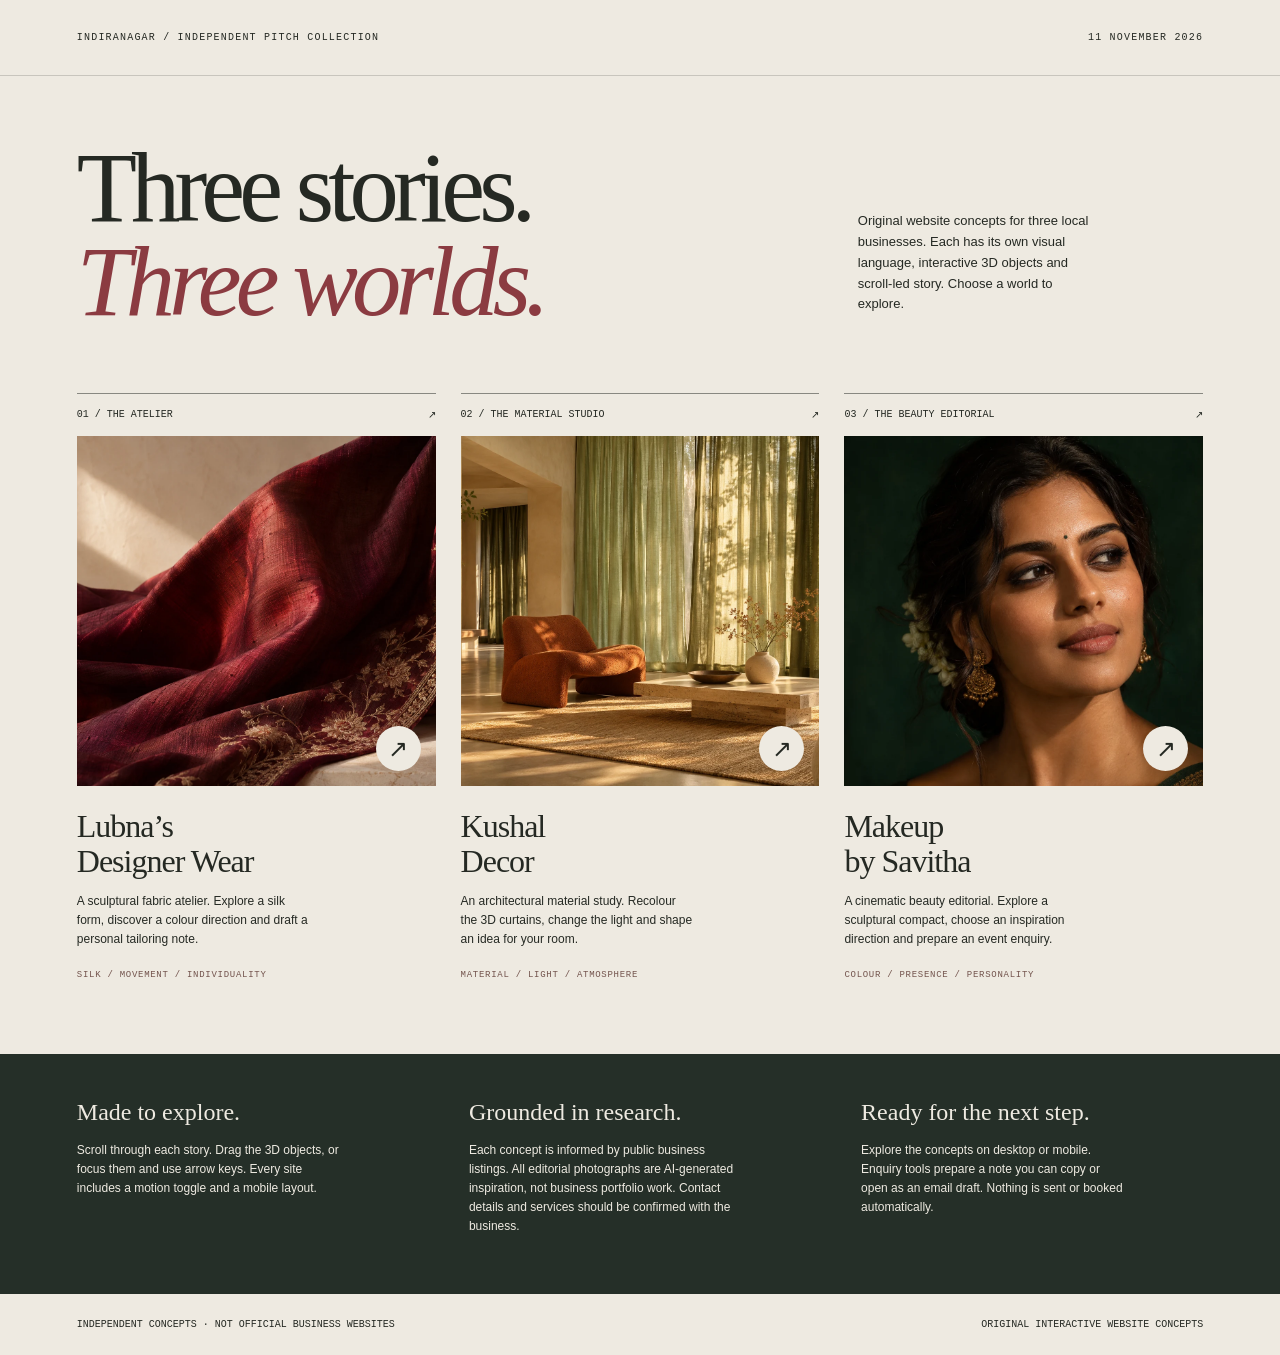
<file: index.html>
<!doctype html><html lang="en"><head><meta charset="utf-8"><meta name="viewport" content="width=device-width,initial-scale=1"><meta name="robots" content="noindex,nofollow"><title>Three local stories. Three digital worlds.</title><style>*{box-sizing:border-box}body{margin:0;background:#eeeae1;color:#252923;font:14px/1.6 Arial,sans-serif}a{color:inherit}header{padding:30px 6%;display:flex;justify-content:space-between;border-bottom:1px solid #25292330;font:10px/1.5 'Courier New';letter-spacing:.12em}.intro{padding:65px 6% 45px;display:grid;grid-template-columns:2fr 1fr;gap:8%;align-items:end}h1{font:clamp(60px,7.7vw,115px)/.95 Georgia,serif;letter-spacing:-.06em;margin:0}h1 em{font-weight:normal;color:#8b3b41}.intro p{max-width:33ch;font-size:13px}.worlds{padding:20px 6% 70px;display:grid;grid-template-columns:repeat(3,1fr);gap:25px}.world{display:block;text-decoration:none;border-top:1px solid #25292380;padding-top:15px}.world-top{display:flex;justify-content:space-between;font:10px 'Courier New';margin-bottom:15px}.image{height:350px;overflow:hidden;position:relative;background:#ddd}.image img{height:100%;width:100%;object-fit:cover;transition:transform .6s}.world:hover img{transform:scale(1.04)}.image>span{position:absolute;bottom:15px;right:15px;width:45px;height:45px;border-radius:50%;background:#eeeae1;display:grid;place-content:center;font-size:24px}.world h2{font:32px/1.1 Georgia;letter-spacing:-1px;margin:23px 0 10px}.world p{font-size:12px;max-width:35ch}.tag{font:9px 'Courier New';letter-spacing:.08em;color:#73544d}.notes{background:#252f28;color:#eeeae1;padding:45px 6%;display:grid;grid-template-columns:1fr 1fr 1fr;gap:50px}.notes h3{font:24px Georgia;margin:0 0 15px}.notes p{font-size:12px;max-width:40ch}.notes a{text-underline-offset:4px}footer{padding:25px 6%;font:10px 'Courier New';display:flex;justify-content:space-between;gap:25px}.world:focus-visible{outline:3px solid #8b3b41;outline-offset:6px}@media(max-width:750px){header{font-size:8px}.intro{padding-top:45px;grid-template-columns:1fr;gap:25px}h1{font-size:16vw}.intro p{max-width:none}.worlds{grid-template-columns:1fr;gap:45px}.image{height:400px}.world h2{font-size:35px}.world p{max-width:none}.notes{grid-template-columns:1fr;gap:25px}footer{flex-direction:column}}@media(prefers-reduced-motion:reduce){.image img{transition:none}}</style></head><body><header><span>INDIRANAGAR / INDEPENDENT PITCH COLLECTION</span><span>11 NOVEMBER 2026</span></header><main><section class="intro"><h1>Three stories.<br><em>Three worlds.</em></h1><p>Original website concepts for three local businesses. Each has its own visual language, interactive 3D objects and scroll-led story. Choose a world to explore.</p></section><section class="worlds" aria-label="Explore the three websites"><a class="world" href="lubna/index.html"><div class="world-top"><span>01 / THE ATELIER</span><span>↗</span></div><div class="image"><img src="lubna/assets/hero.webp" width="1536" height="1024" alt="Oxblood embroidered silk concept"><span>↗</span></div><h2>Lubna’s<br>Designer Wear</h2><p>A sculptural fabric atelier. Explore a silk form, discover a colour direction and draft a personal tailoring note.</p><span class="tag">SILK / MOVEMENT / INDIVIDUALITY</span></a><a class="world" href="kushal/index.html"><div class="world-top"><span>02 / THE MATERIAL STUDIO</span><span>↗</span></div><div class="image"><img src="kushal/assets/hero.webp" width="1536" height="1024" alt="Sage and terracotta interior concept"><span>↗</span></div><h2>Kushal<br>Decor</h2><p>An architectural material study. Recolour the 3D curtains, change the light and shape an idea for your room.</p><span class="tag">MATERIAL / LIGHT / ATMOSPHERE</span></a><a class="world" href="savitha/index.html"><div class="world-top"><span>03 / THE BEAUTY EDITORIAL</span><span>↗</span></div><div class="image"><img src="savitha/assets/hero.webp" width="1024" height="1536" alt="Fictional bridal beauty concept portrait"><span>↗</span></div><h2>Makeup<br>by Savitha</h2><p>A cinematic beauty editorial. Explore a sculptural compact, choose an inspiration direction and prepare an event enquiry.</p><span class="tag">COLOUR / PRESENCE / PERSONALITY</span></a></section><section class="notes"><div><h3>Made to explore.</h3><p>Scroll through each story. Drag the 3D objects, or focus them and use arrow keys. Every site includes a motion toggle and a mobile layout.</p></div><div><h3>Grounded in research.</h3><p>Each concept is informed by public business listings. All editorial photographs are AI-generated inspiration, not business portfolio work. Contact details and services should be confirmed with the business.</p></div><div><h3>Ready for the next step.</h3><p>Explore the concepts on desktop or mobile. Enquiry tools prepare a note you can copy or open as an email draft. Nothing is sent or booked automatically.</p></div></section></main><footer><span>INDEPENDENT CONCEPTS · NOT OFFICIAL BUSINESS WEBSITES</span><span>ORIGINAL INTERACTIVE WEBSITE CONCEPTS</span></footer></body></html>
</file>
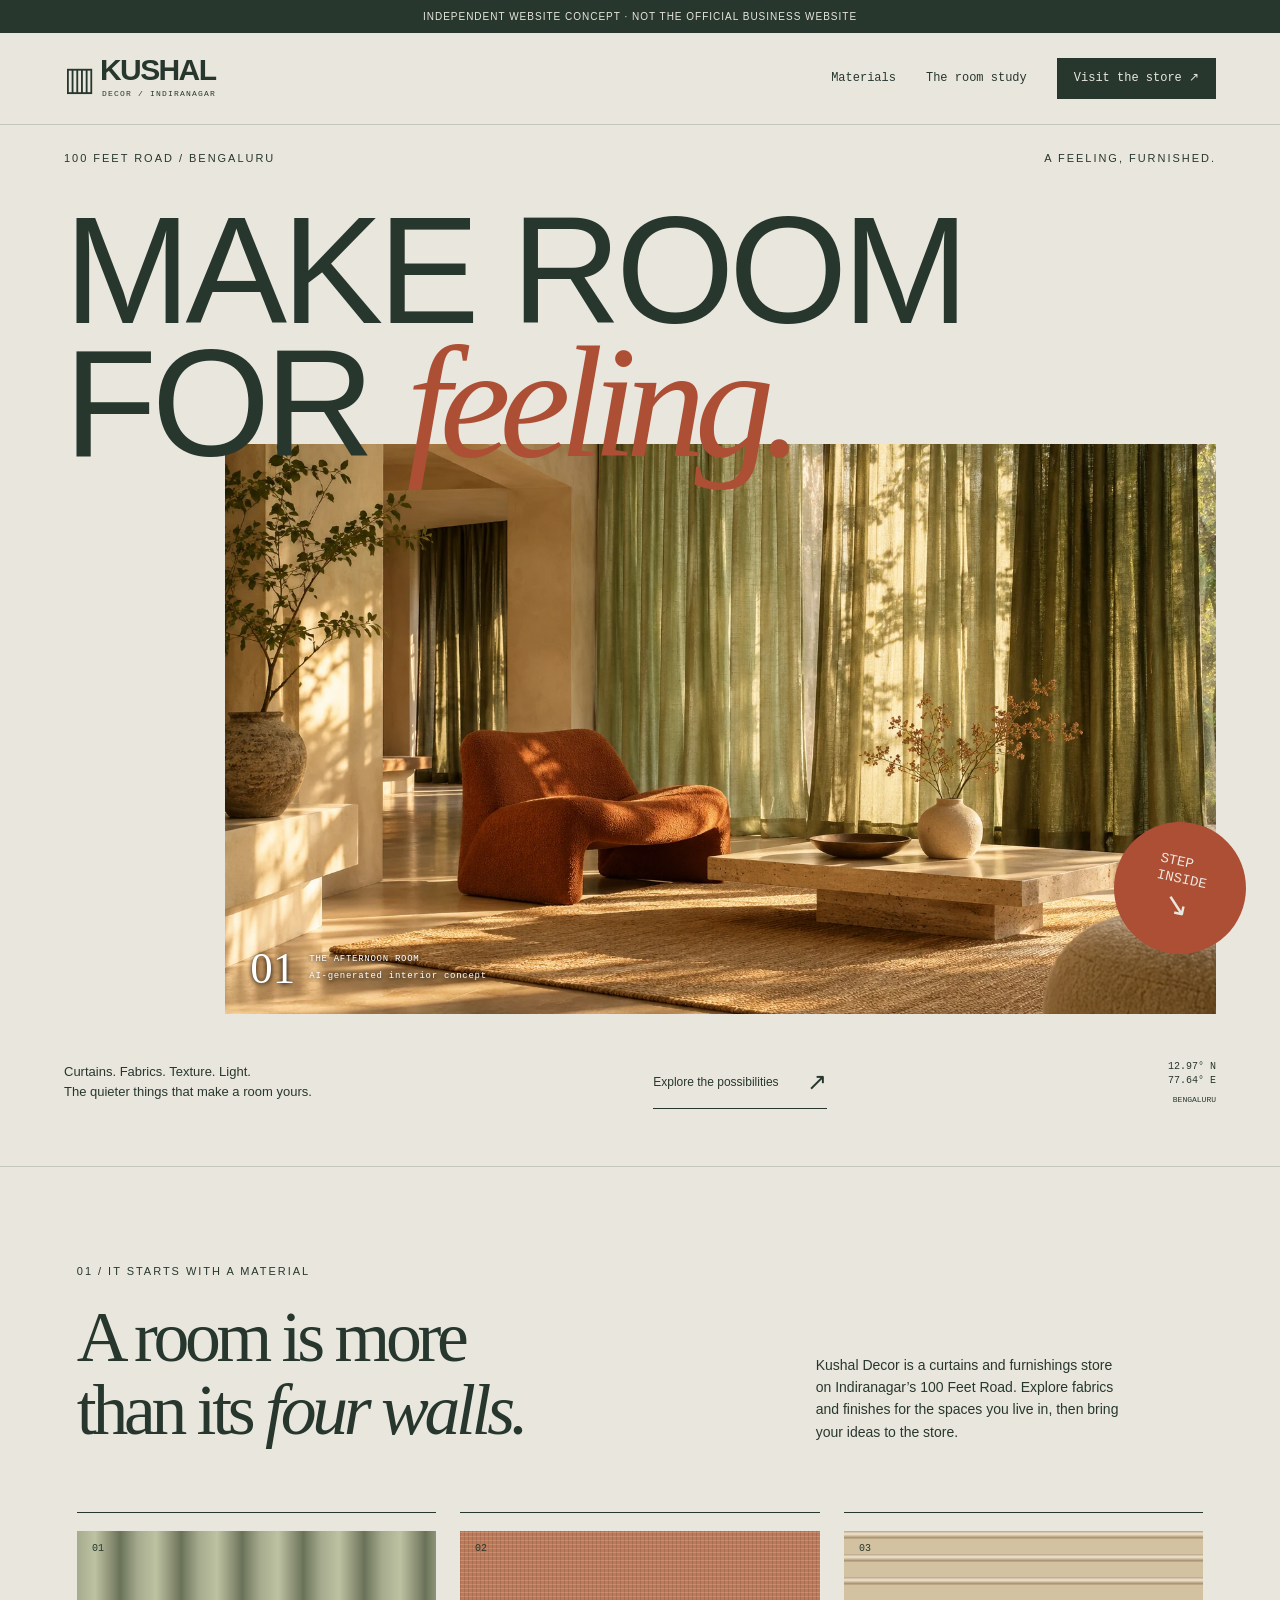
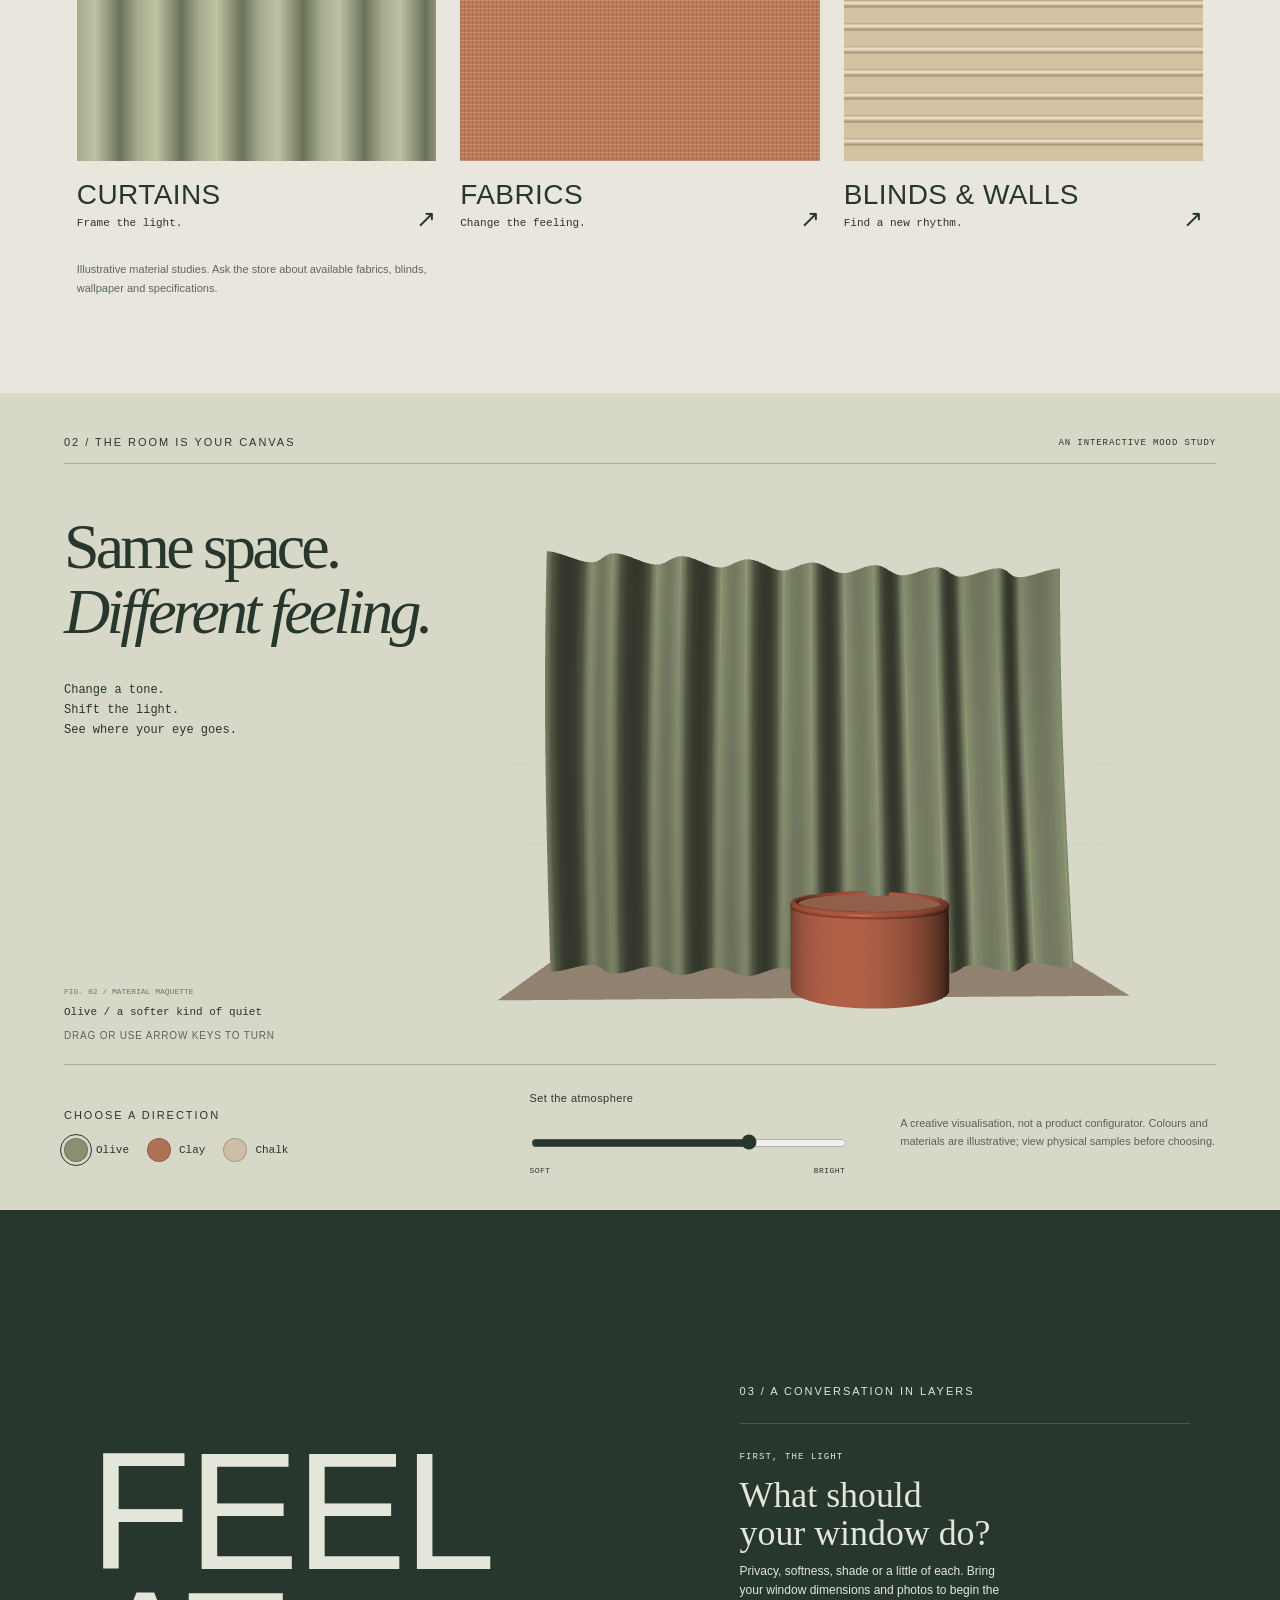
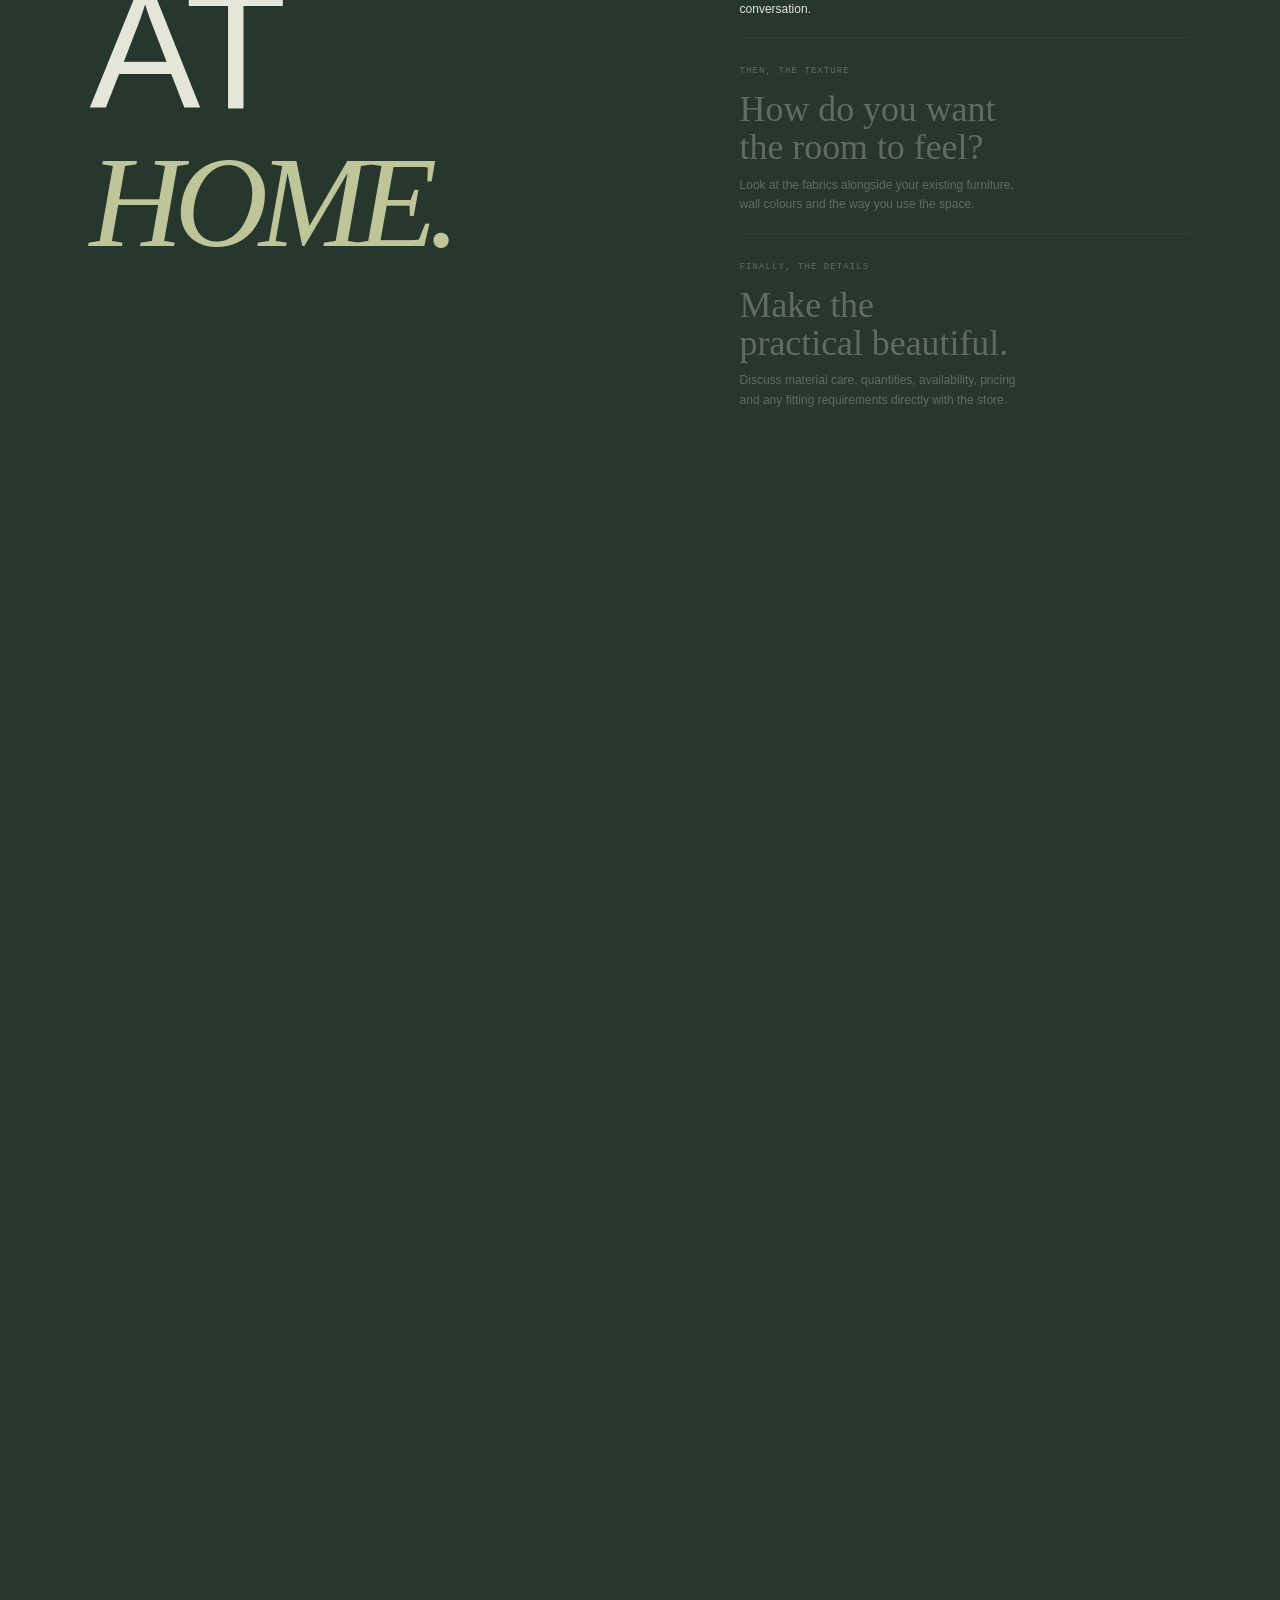
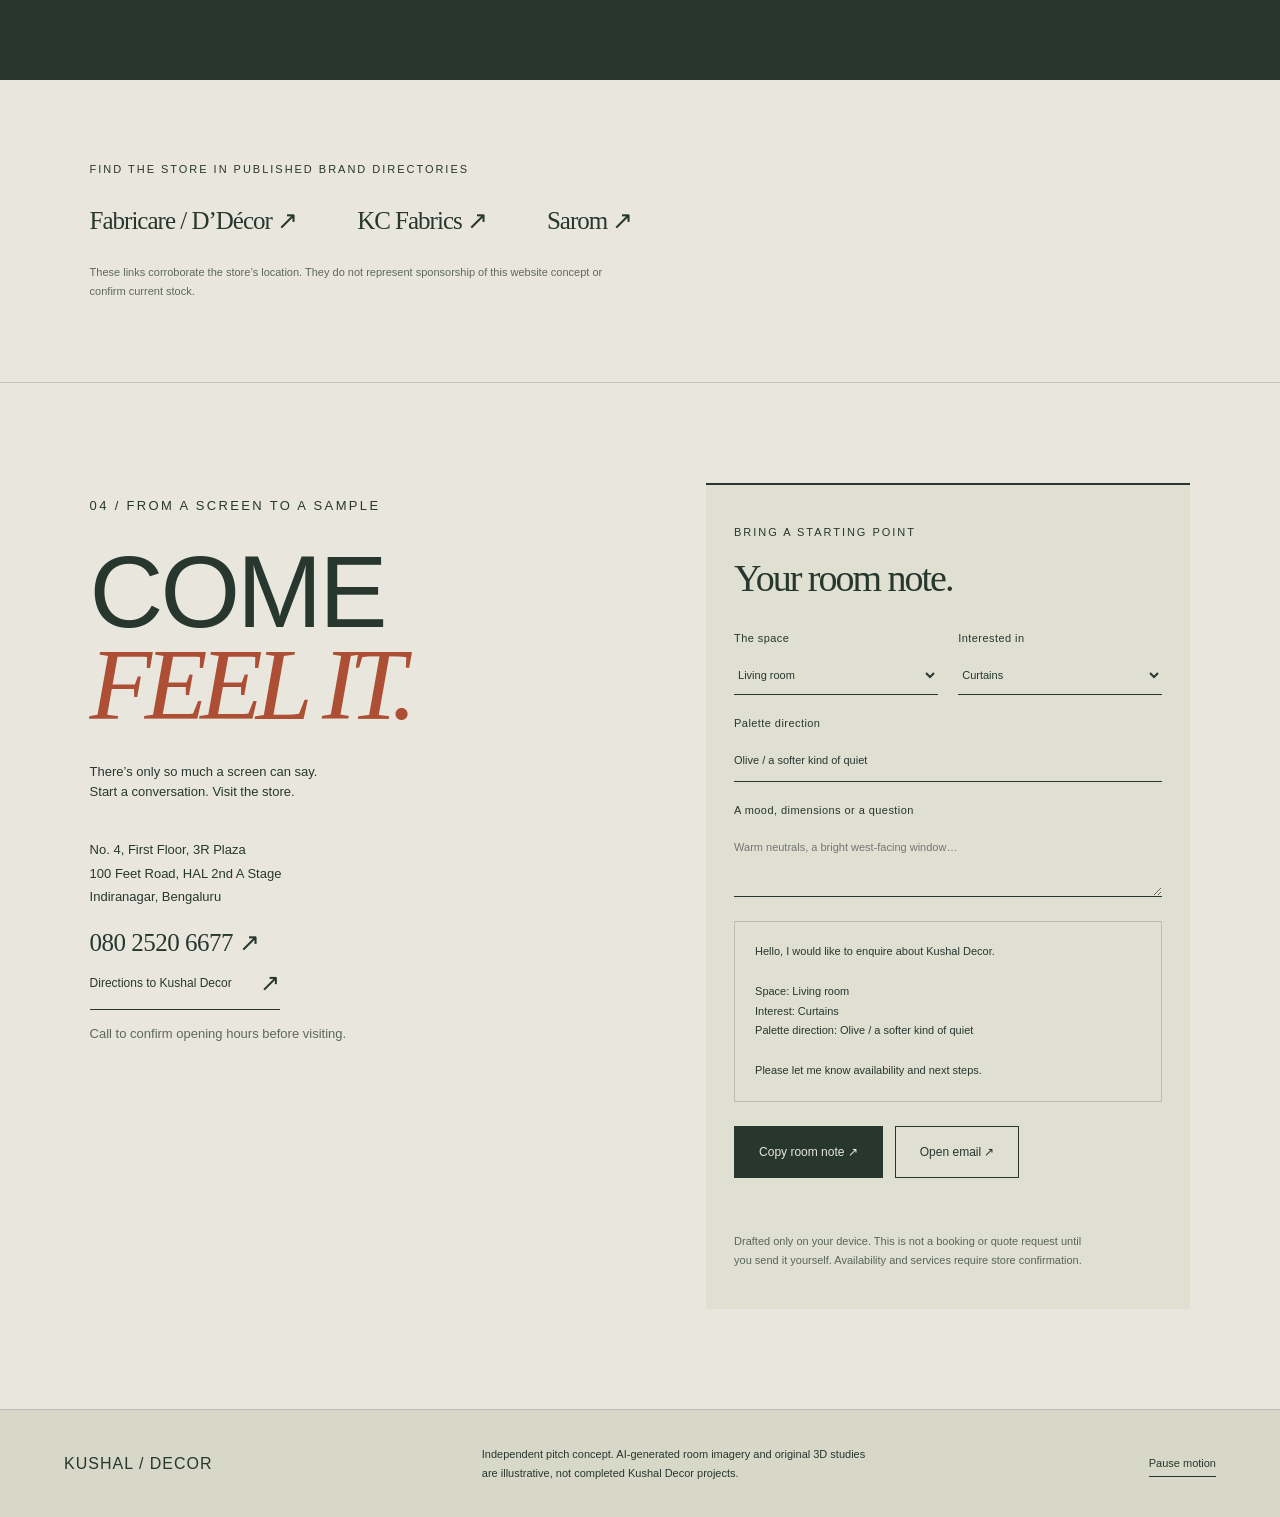
<file: kushal/index.html>
<!doctype html><html lang="en"><head><meta charset="utf-8"><meta name="viewport" content="width=device-width,initial-scale=1"><meta name="theme-color" content="#e9e7dd"><meta name="robots" content="noindex,nofollow"><meta name="description" content="An independent concept for Kushal Decor, Indiranagar. Explore the interplay of curtains, fabrics, texture and light."><title>Kushal Decor — Make room for feeling</title><link rel="icon" href="icon.svg" type="image/svg+xml"><link rel="stylesheet" href="base.css"><link rel="stylesheet" href="style.css"><script src="experience.js" defer></script><script src="room.js" defer></script></head><body><a class="skip" href="#main">Skip to content</a><div class="progress-line"></div><div class="concept-bar">Independent website concept · Not the official business website</div><header class="site-nav"><a class="wordmark" href="#" aria-label="Kushal Decor home"><span class="brand-grid" aria-hidden="true">▥</span> KUSHAL<span class="brand-sub">DECOR / INDIRANAGAR</span></a><button class="nav-toggle" data-nav-toggle aria-expanded="false" aria-controls="navigation">Menu +</button><nav id="navigation" class="nav-links" aria-label="Main navigation"><a href="#materials">Materials</a><a href="#room">The room study</a><a href="#visit" class="nav-visit">Visit the store ↗</a></nav></header>
<main id="main"><section class="hero"><div class="hero-caption"><span class="eyebrow">100 Feet Road / Bengaluru</span><span class="eyebrow">A feeling, furnished.</span></div><h1>MAKE ROOM<br>FOR <span>feeling.</span></h1><div class="hero-room"><img src="assets/hero.webp" width="1536" height="1024" alt="Concept interior with sage curtains, a terracotta chair and warm afternoon light" fetchpriority="high"><div class="image-marker"><span>01</span><p>THE AFTERNOON ROOM<br>AI-generated interior concept</p></div><a href="#room" class="explore-circle">STEP<br>INSIDE<span>↘</span></a></div><div class="hero-foot"><p>Curtains. Fabrics. Texture. Light.<br>The quieter things that make a room yours.</p><a href="#materials" class="text-link">Explore the possibilities <span class="arrow">↗</span></a><span class="coordinate">12.97° N<br>77.64° E<br><small>BENGALURU</small></span></div></section>
<section id="materials" class="material-intro"><p class="eyebrow">01 / It starts with a material</p><div class="material-heading reveal"><h2>A room is more<br>than its <em>four walls.</em></h2><p>Kushal Decor is a curtains and furnishings store on Indiranagar’s 100 Feet Road. Explore fabrics and finishes for the spaces you live in, then bring your ideas to the store.</p></div><div class="material-list"><a href="#visit" class="material-item reveal"><span class="material-number">01</span><div class="texture curtain" aria-hidden="true"></div><h3>CURTAINS</h3><p>Frame the light.</p><span class="arrow">↗</span></a><a href="#visit" class="material-item reveal"><span class="material-number">02</span><div class="texture fabric" aria-hidden="true"></div><h3>FABRICS</h3><p>Change the feeling.</p><span class="arrow">↗</span></a><a href="#visit" class="material-item reveal"><span class="material-number">03</span><div class="texture blinds" aria-hidden="true"></div><h3>BLINDS & WALLS</h3><p>Find a new rhythm.</p><span class="arrow">↗</span></a></div><p class="fine-print material-disclaimer">Illustrative material studies. Ask the store about available fabrics, blinds, wallpaper and specifications.</p></section>
<section id="room" class="room-study" data-explorer><div class="room-top"><p class="eyebrow">02 / The room is your canvas</p><span>AN INTERACTIVE MOOD STUDY</span></div><div class="room-stage"><div class="room-title"><h2>Same space.<br><em>Different feeling.</em></h2><p>Change a tone.<br>Shift the light.<br>See where your eye goes.</p></div><div class="scene-wrap room-model"><span class="scene-fallback">A study in folds, colour and space</span><canvas data-scene="room" tabindex="0" aria-label="Interactive 3D curtain and furnishing sculpture. Drag or use arrow keys to rotate. Home resets."></canvas></div><div class="room-spec"><span class="spec-line">FIG. 02 / MATERIAL MAQUETTE</span><span data-current>Olive / a softer kind of quiet</span><span class="scene-note">Drag or use arrow keys to turn</span></div></div><div class="room-console"><div><span class="eyebrow">Choose a direction</span><div class="palette" data-tabs aria-label="Concept curtain palette"><button aria-pressed="true" data-tab="olive" data-color="#889071" data-label="Olive / a softer kind of quiet"><i style="--swatch:#889071"></i>Olive</button><button aria-pressed="false" data-tab="clay" data-color="#ae7257" data-label="Clay / warm and grounded"><i style="--swatch:#ae7257"></i>Clay</button><button aria-pressed="false" data-tab="chalk" data-color="#cebea6" data-label="Chalk / light, with texture"><i style="--swatch:#cebea6"></i>Chalk</button></div></div><label class="light-control">Set the atmosphere <input id="light" type="range" min="65" max="115" value="100" aria-label="Room study lighting intensity"><span><span>SOFT</span><span>BRIGHT</span></span></label><p class="fine-print">A creative visualisation, not a product configurator. Colours and materials are illustrative; view physical samples before choosing.</p></div></section>
<section class="space-story" data-scroll-story><div class="space-sticky"><div class="space-large" aria-hidden="true">FEEL<br>AT<br><em>HOME.</em></div><div class="space-copy"><p class="eyebrow">03 / A conversation in layers</p><div data-chapter class="active"><span>FIRST, THE LIGHT</span><h3>What should<br>your window do?</h3><p>Privacy, softness, shade or a little of each. Bring your window dimensions and photos to begin the conversation.</p></div><div data-chapter><span>THEN, THE TEXTURE</span><h3>How do you want<br>the room to feel?</h3><p>Look at the fabrics alongside your existing furniture, wall colours and the way you use the space.</p></div><div data-chapter><span>FINALLY, THE DETAILS</span><h3>Make the<br>practical beautiful.</h3><p>Discuss material care, quantities, availability, pricing and any fitting requirements directly with the store.</p></div></div></div></section>
<section class="brand-note"><p class="eyebrow">Find the store in published brand directories</p><div><a href="https://fabricare.ddecor.com/find-a-store" target="_blank" rel="noopener noreferrer">Fabricare / D’Décor ↗</a><a href="https://www.kcfabrics.com/NewStoresLocator.aspx" target="_blank" rel="noopener noreferrer">KC Fabrics ↗</a><a href="https://www.sarom.info/store-locator.php" target="_blank" rel="noopener noreferrer">Sarom ↗</a></div><p class="fine-print">These links corroborate the store’s location. They do not represent sponsorship of this website concept or confirm current stock.</p></section>
<section id="visit" class="visit"><div class="visit-copy"><p class="eyebrow">04 / From a screen to a sample</p><h2>COME<br><em>FEEL IT.</em></h2><p>There’s only so much a screen can say.<br>Start a conversation. Visit the store.</p><address>No. 4, First Floor, 3R Plaza<br>100 Feet Road, HAL 2nd A Stage<br>Indiranagar, Bengaluru</address><a class="phone" href="tel:+918025206677">080 2520 6677 ↗</a><a class="text-link" href="https://www.google.com/maps/?cid=6773870045080443573" target="_blank" rel="noopener noreferrer">Directions to Kushal Decor <span class="arrow">↗</span></a><p class="fine-print">Call to confirm opening hours before visiting.</p></div><form class="brief" data-brief data-business="Kushal Decor"><p class="eyebrow">Bring a starting point</p><h3>Your room note.</h3><div class="form-grid"><label>The space<select name="Space"><option>Living room</option><option>Bedroom</option><option>Another space</option></select></label><label>Interested in<select name="Interest"><option>Curtains</option><option>Furnishing fabrics</option><option>Blinds</option><option>Wallpaper</option><option>A combination</option></select></label><label class="span-two">Palette direction<input data-palette-field name="Palette direction" value="Olive / a softer kind of quiet" maxlength="100"></label><label class="span-two">A mood, dimensions or a question<textarea name="Details" maxlength="600" placeholder="Warm neutrals, a bright west-facing window…"></textarea></label></div><output aria-label="Your drafted room enquiry"></output><div class="form-actions"><button class="button" type="button" data-copy>Copy room note ↗</button><a class="button secondary" data-email="kushaldecor@yahoo.com" href="mailto:kushaldecor@yahoo.com">Open email ↗</a></div><p class="feedback" data-feedback aria-live="polite"></p><p class="fine-print">Drafted only on your device. This is not a booking or quote request until you send it yourself. Availability and services require store confirmation.</p></form></section></main><footer class="site-footer"><strong>KUSHAL / DECOR</strong><p>Independent pitch concept. AI-generated room imagery and original 3D studies are illustrative, not completed Kushal Decor projects.</p><button data-motion class="motion-control" aria-pressed="false">Pause motion</button></footer></body></html>
</file>
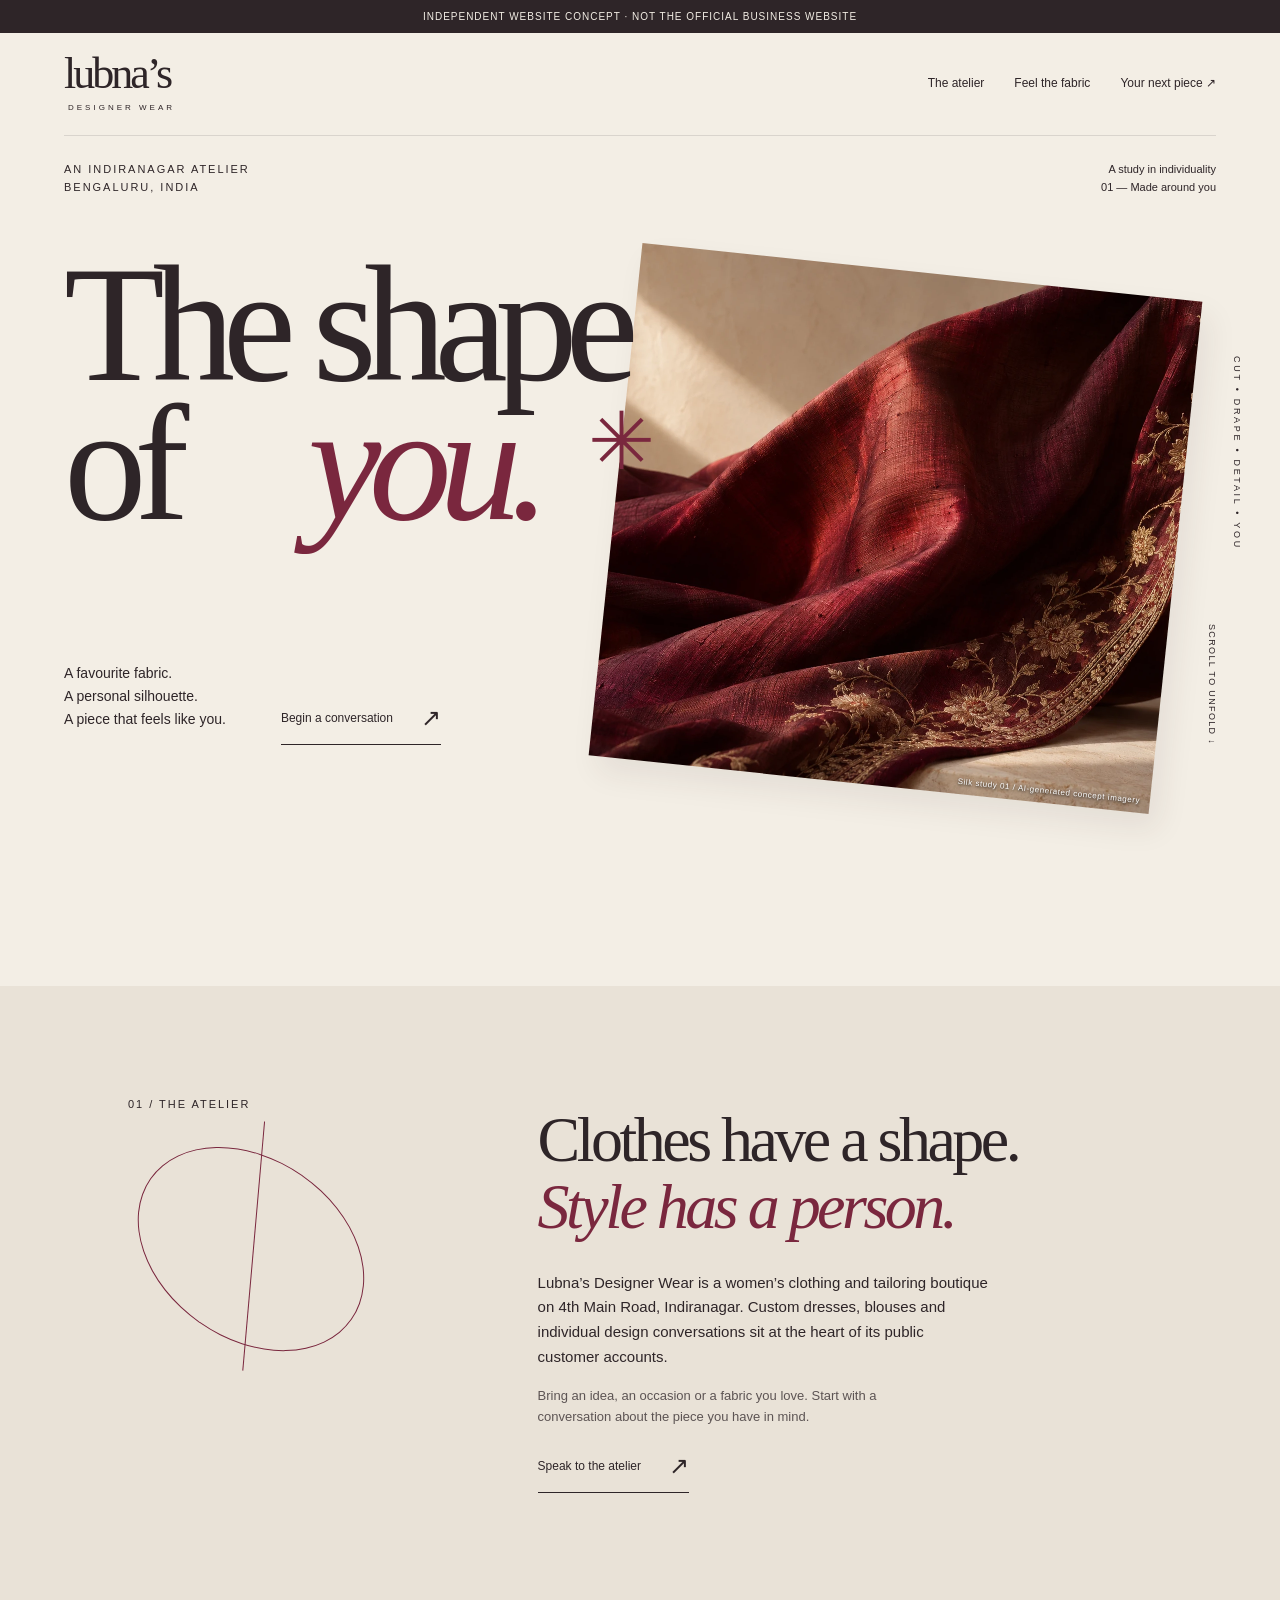
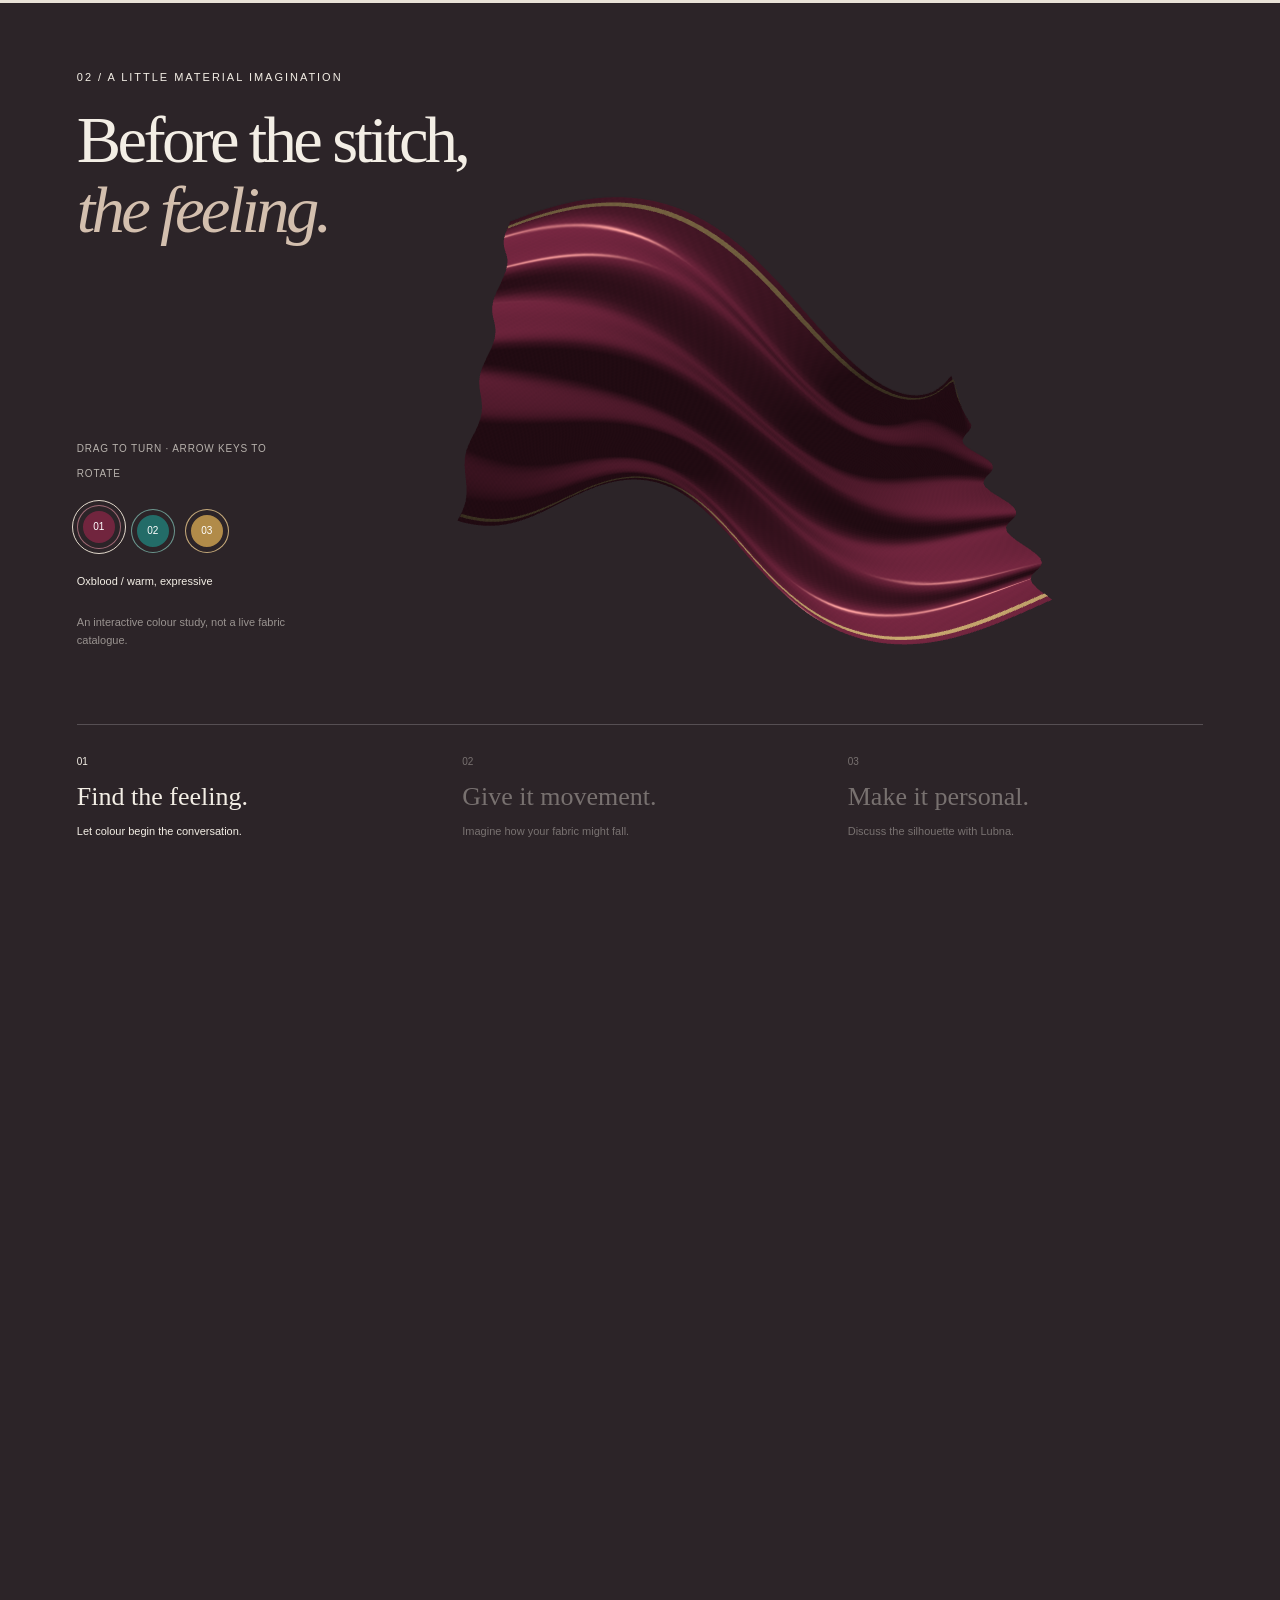
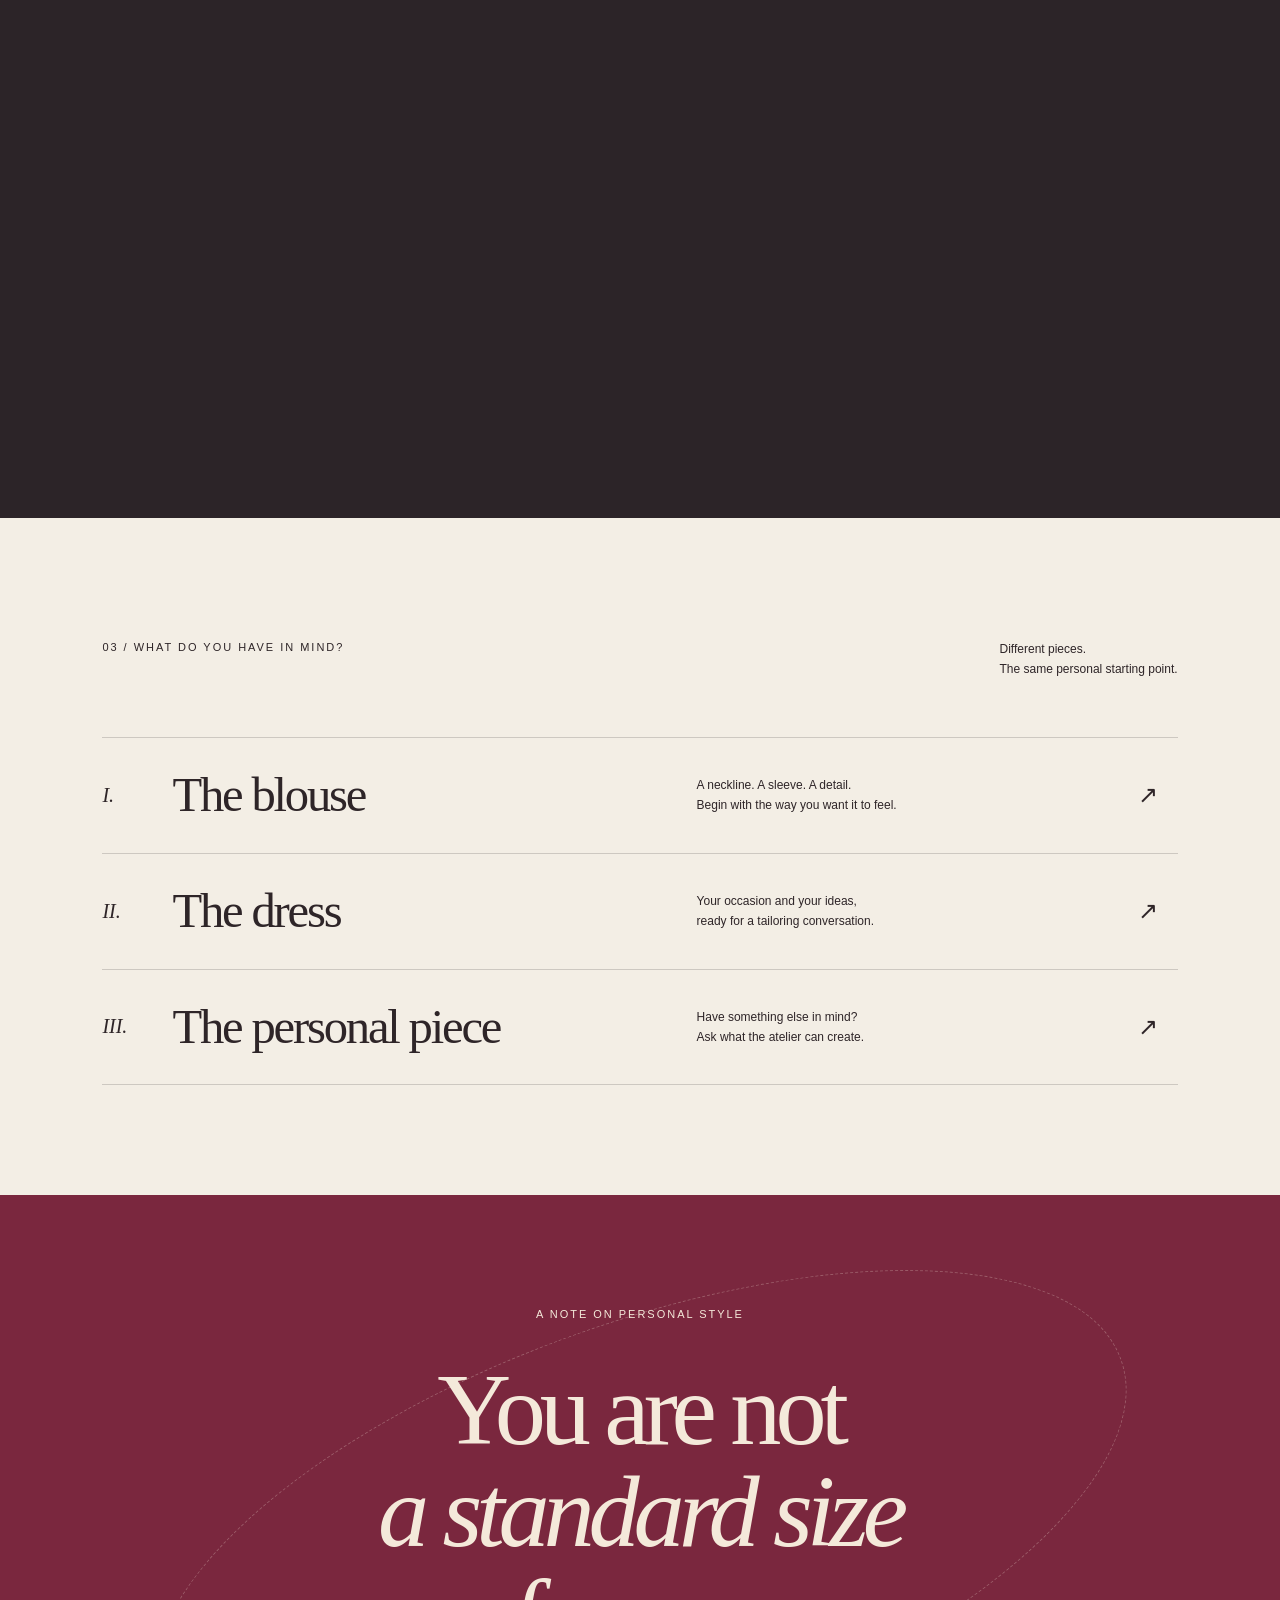
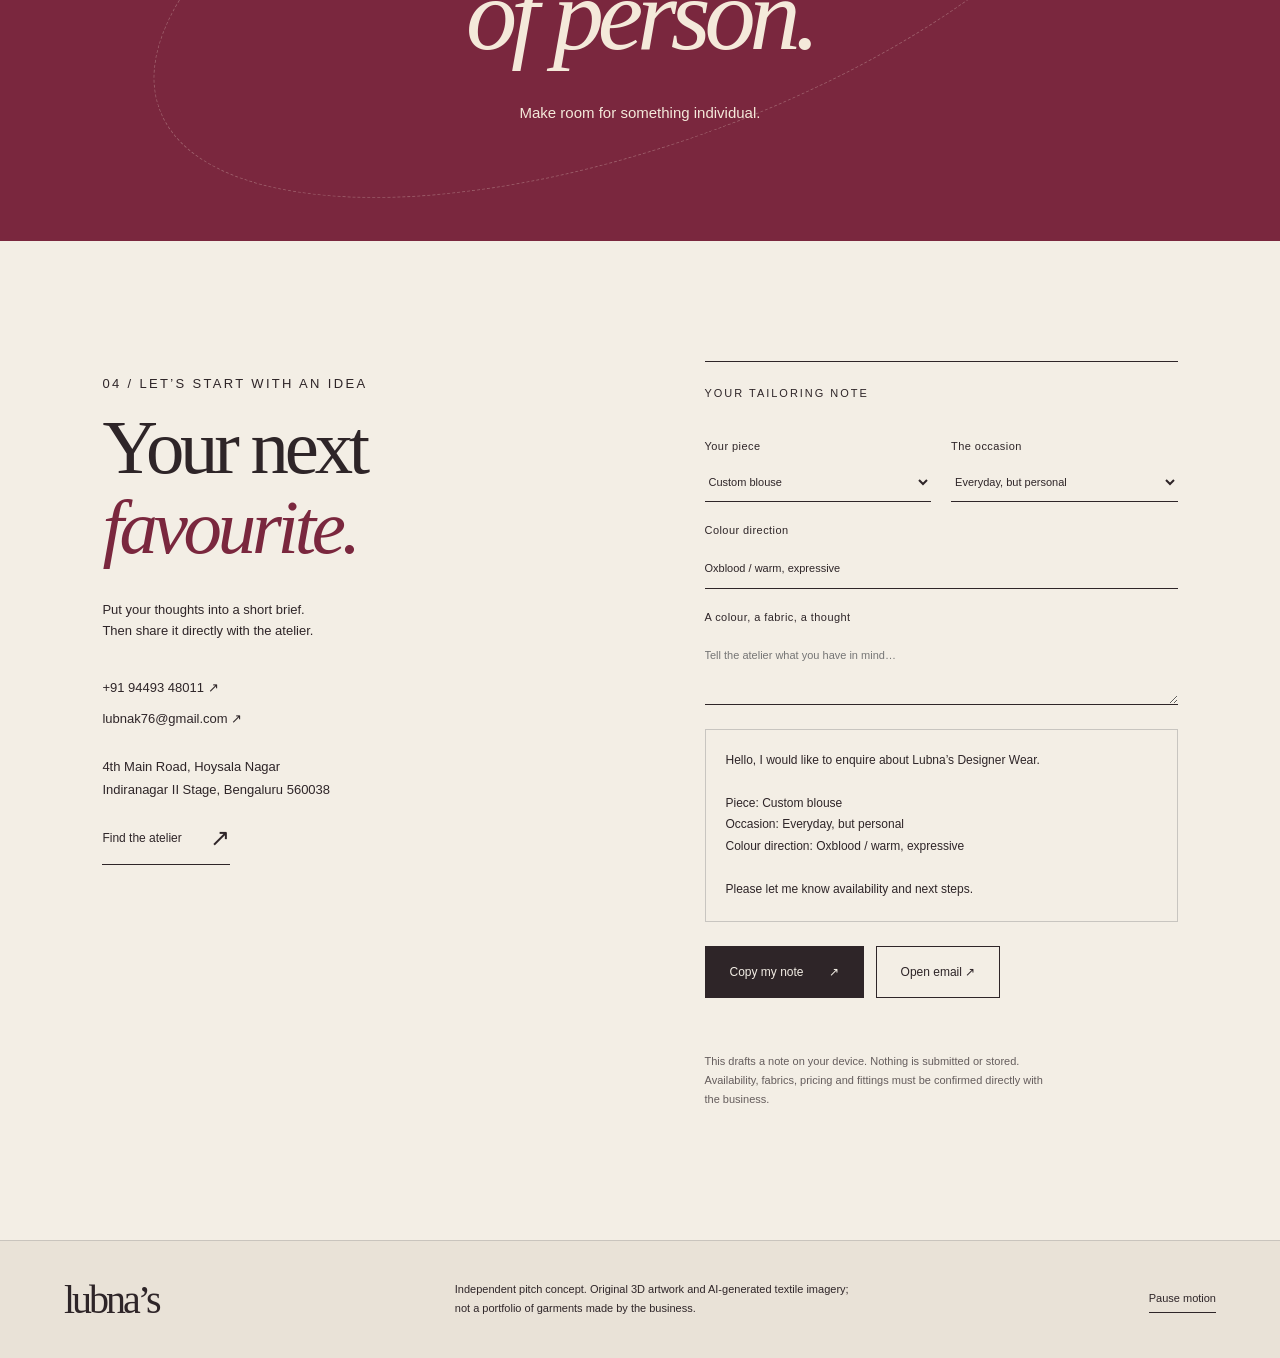
<file: lubna/index.html>
<!doctype html>
<html lang="en"><head><meta charset="utf-8"><meta name="viewport" content="width=device-width,initial-scale=1"><meta name="theme-color" content="#f3eee5"><meta name="robots" content="noindex,nofollow"><meta name="description" content="An independent digital atelier concept for Lubna's Designer Wear, Indiranagar. Explore fabric, silhouette and a personal tailoring enquiry."><title>Lubna’s — The shape of you</title><link rel="icon" href="icon.svg" type="image/svg+xml"><link rel="stylesheet" href="base.css"><link rel="stylesheet" href="style.css"><script src="experience.js" defer></script></head>
<body><a class="skip" href="#main">Skip to content</a><div class="progress-line"></div><div class="concept-bar">Independent website concept · Not the official business website</div>
<header class="site-nav"><a class="wordmark" href="#" aria-label="Lubna's home">lubna’s<span>DESIGNER WEAR</span></a><button class="nav-toggle" data-nav-toggle aria-expanded="false" aria-controls="navigation">Menu +</button><nav class="nav-links" id="navigation" aria-label="Main navigation"><a href="#atelier">The atelier</a><a href="#fabric">Feel the fabric</a><a href="#enquire">Your next piece ↗</a></nav></header>
<main id="main">
<section class="hero"><div class="hero-top"><p class="eyebrow">An Indiranagar atelier<br>Bengaluru, India</p><p class="edition">A study in individuality<br>01 — Made around you</p></div><h1>The shape<br>of <em>you.</em><span class="title-star" aria-hidden="true">✳</span></h1><figure class="hero-photo"><img src="assets/hero.webp" width="1536" height="1024" alt="Concept still life of oxblood silk with fine gold embroidery" fetchpriority="high"><figcaption>Silk study 01 / AI-generated concept imagery</figcaption></figure><div class="hero-bottom"><p>A favourite fabric.<br>A personal silhouette.<br>A piece that feels like you.</p><a href="#enquire" class="text-link">Begin a conversation <span class="arrow">↗</span></a><span class="scroll-note">SCROLL TO UNFOLD ↓</span></div><span class="vertical-label" aria-hidden="true">CUT • DRAPE • DETAIL • YOU</span></section>
<section id="atelier" class="atelier"><div class="atelier-label"><span class="eyebrow">01 / The atelier</span><div class="thread-line" aria-hidden="true"></div></div><div class="atelier-body reveal"><h2>Clothes have a shape.<br><em>Style has a person.</em></h2><p>Lubna’s Designer Wear is a women’s clothing and tailoring boutique on 4th Main Road, Indiranagar. Custom dresses, blouses and individual design conversations sit at the heart of its public customer accounts.</p><p class="small-copy">Bring an idea, an occasion or a fabric you love. Start with a conversation about the piece you have in mind.</p><a class="text-link" href="tel:+919449348011">Speak to the atelier <span class="arrow">↗</span></a></div></section>
<section id="fabric" class="fabric-story" data-scroll-story data-explorer><div class="fabric-sticky"><div class="fabric-heading"><p class="eyebrow">02 / A little material imagination</p><h2>Before the stitch,<br><em>the feeling.</em></h2></div><div class="scene-wrap silk-scene"><span class="scene-fallback">The movement of silk</span><canvas data-scene="silk" tabindex="0" aria-label="Interactive three-dimensional silk sculpture. Drag with a mouse or use arrow keys to rotate; Home resets."></canvas></div><div class="fabric-controls"><span class="scene-note">Drag to turn · Arrow keys to rotate</span><div class="swatches" data-tabs aria-label="Concept fabric colours"><button class="swatch wine" aria-label="Oxblood silk" aria-pressed="true" data-tab="wine" data-color="#71253e" data-label="Oxblood / warm, expressive">01</button><button class="swatch teal" aria-label="Peacock silk" aria-pressed="false" data-tab="teal" data-color="#236c68" data-label="Peacock / deep, distinctive">02</button><button class="swatch gold" aria-label="Antique gold silk" aria-pressed="false" data-tab="gold" data-color="#b18b49" data-label="Antique gold / soft, luminous">03</button></div><span data-current>Oxblood / warm, expressive</span><p class="fine-print">An interactive colour study, not a live fabric catalogue.</p></div><div class="chapters"><div data-chapter class="active"><span>01</span><h3>Find the feeling.</h3><p>Let colour begin the conversation.</p></div><div data-chapter><span>02</span><h3>Give it movement.</h3><p>Imagine how your fabric might fall.</p></div><div data-chapter><span>03</span><h3>Make it personal.</h3><p>Discuss the silhouette with Lubna.</p></div></div></div></section>
<section class="pieces"><div class="section-top"><p class="eyebrow">03 / What do you have in mind?</p><p>Different pieces.<br>The same personal starting point.</p></div><a class="piece-row reveal" href="#enquire"><span class="piece-num">I.</span><h3>The blouse</h3><p>A neckline. A sleeve. A detail.<br>Begin with the way you want it to feel.</p><span class="arrow">↗</span></a><a class="piece-row reveal" href="#enquire"><span class="piece-num">II.</span><h3>The dress</h3><p>Your occasion and your ideas,<br>ready for a tailoring conversation.</p><span class="arrow">↗</span></a><a class="piece-row reveal" href="#enquire"><span class="piece-num">III.</span><h3>The personal piece</h3><p>Have something else in mind?<br>Ask what the atelier can create.</p><span class="arrow">↗</span></a></section>
<section class="quote-section"><div class="stitch-orbit" aria-hidden="true"></div><p class="eyebrow">A note on personal style</p><p class="statement">You are not<br><em>a standard size<br>of person.</em></p><p>Make room for something individual.</p></section>
<section id="enquire" class="contact-section"><div class="contact-intro reveal"><p class="eyebrow">04 / Let’s start with an idea</p><h2>Your next<br><em>favourite.</em></h2><p>Put your thoughts into a short brief.<br>Then share it directly with the atelier.</p><div class="contact-details"><a href="tel:+919449348011">+91 94493 48011 ↗</a><a href="mailto:lubnak76@gmail.com">lubnak76@gmail.com ↗</a><address>4th Main Road, Hoysala Nagar<br>Indiranagar II Stage, Bengaluru 560038</address><a class="text-link" href="https://www.google.com/maps/?cid=8135799623309009720" target="_blank" rel="noopener noreferrer">Find the atelier <span class="arrow">↗</span></a></div></div><form data-brief data-business="Lubna’s Designer Wear" class="brief"><p class="eyebrow">Your tailoring note</p><div class="form-grid"><label>Your piece<select name="Piece"><option>Custom blouse</option><option>Custom dress</option><option>Another tailoring idea</option></select></label><label>The occasion<select name="Occasion"><option>Everyday, but personal</option><option>A celebration</option><option>A wedding event</option><option>Just exploring</option></select></label><label class="span-two">Colour direction<input data-palette-field name="Colour direction" value="Oxblood / warm, expressive" maxlength="100"></label><label class="span-two">A colour, a fabric, a thought<textarea name="Idea" placeholder="Tell the atelier what you have in mind…" maxlength="600"></textarea></label></div><output aria-label="Your drafted enquiry"></output><div class="form-actions"><button type="button" class="button" data-copy>Copy my note <span>↗</span></button><a class="button secondary" data-email="lubnak76@gmail.com" href="mailto:lubnak76@gmail.com">Open email ↗</a></div><p data-feedback class="feedback" aria-live="polite"></p><p class="fine-print">This drafts a note on your device. Nothing is submitted or stored. Availability, fabrics, pricing and fittings must be confirmed directly with the business.</p></form></section>
</main><footer class="site-footer"><a class="footer-brand" href="#">lubna’s</a><p>Independent pitch concept. Original 3D artwork and AI-generated textile imagery; not a portfolio of garments made by the business.</p><button class="motion-control" data-motion aria-pressed="false">Pause motion</button></footer></body></html>
</file>
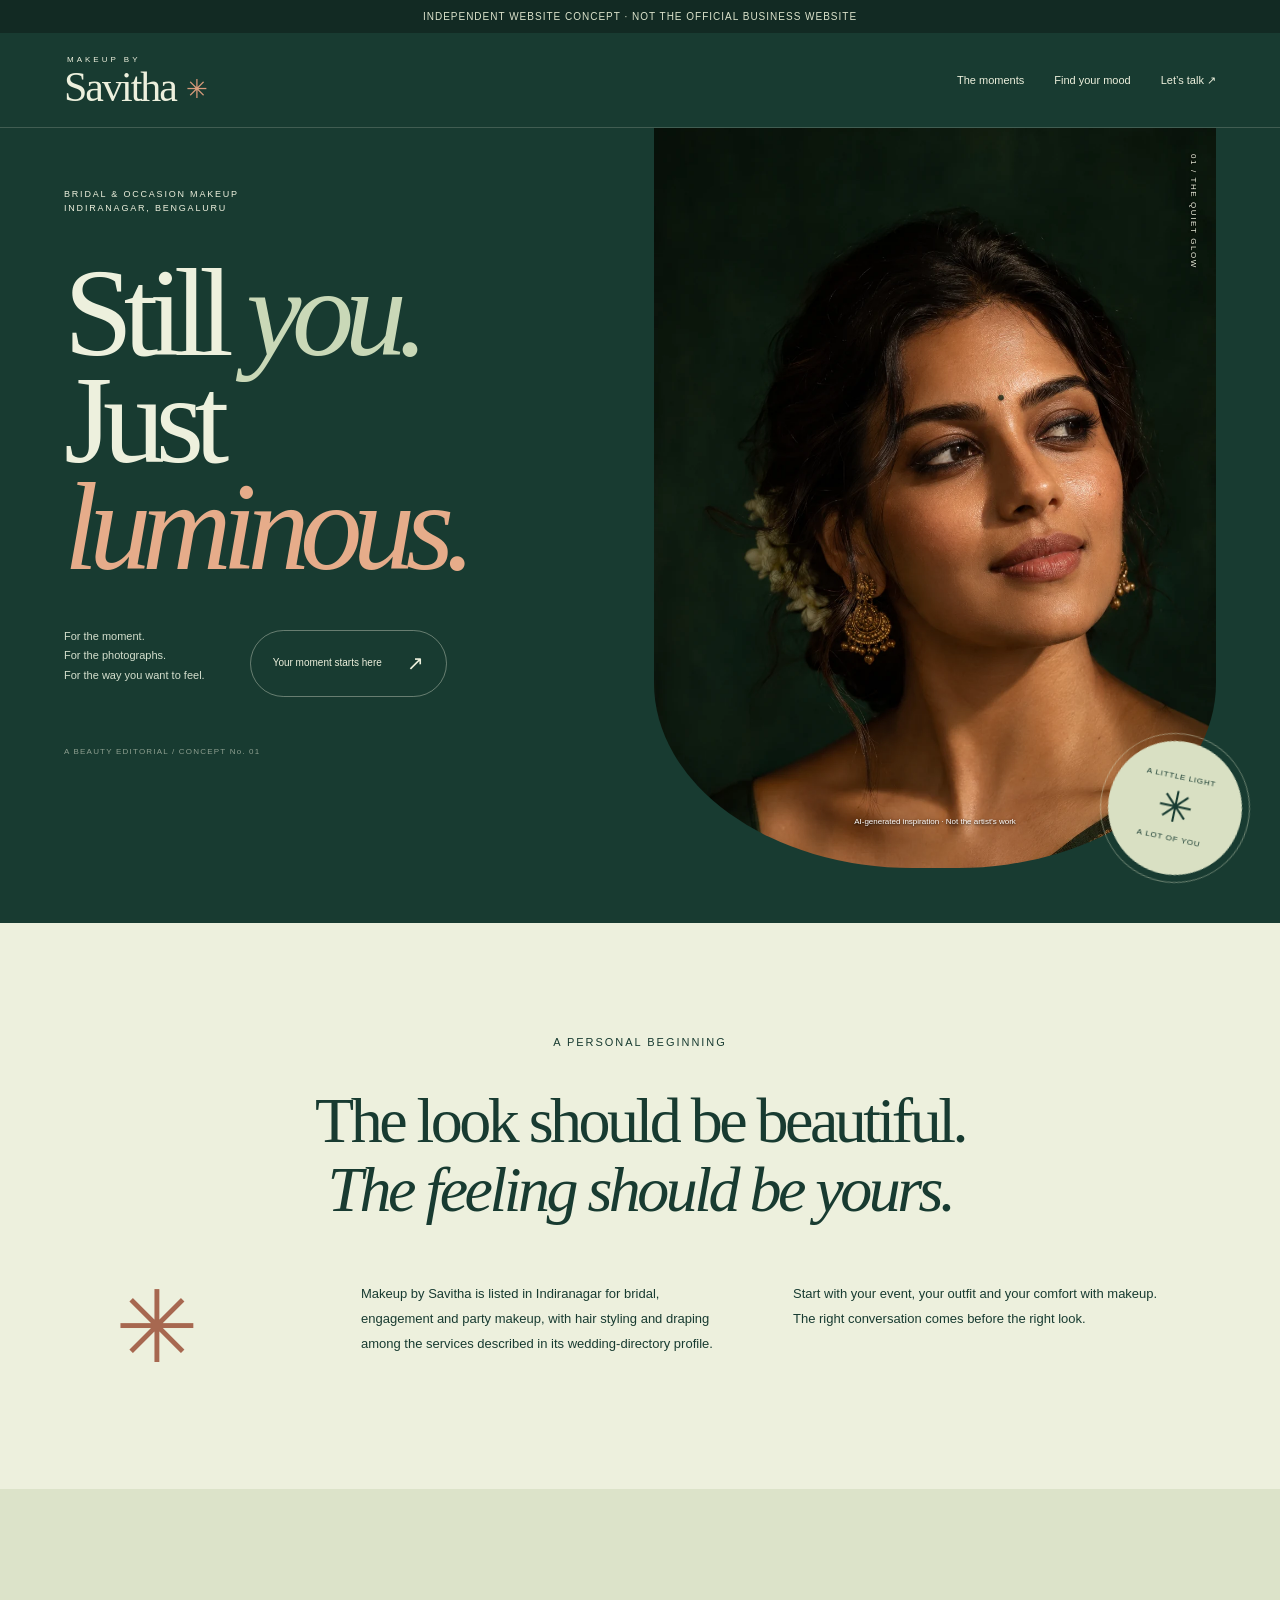
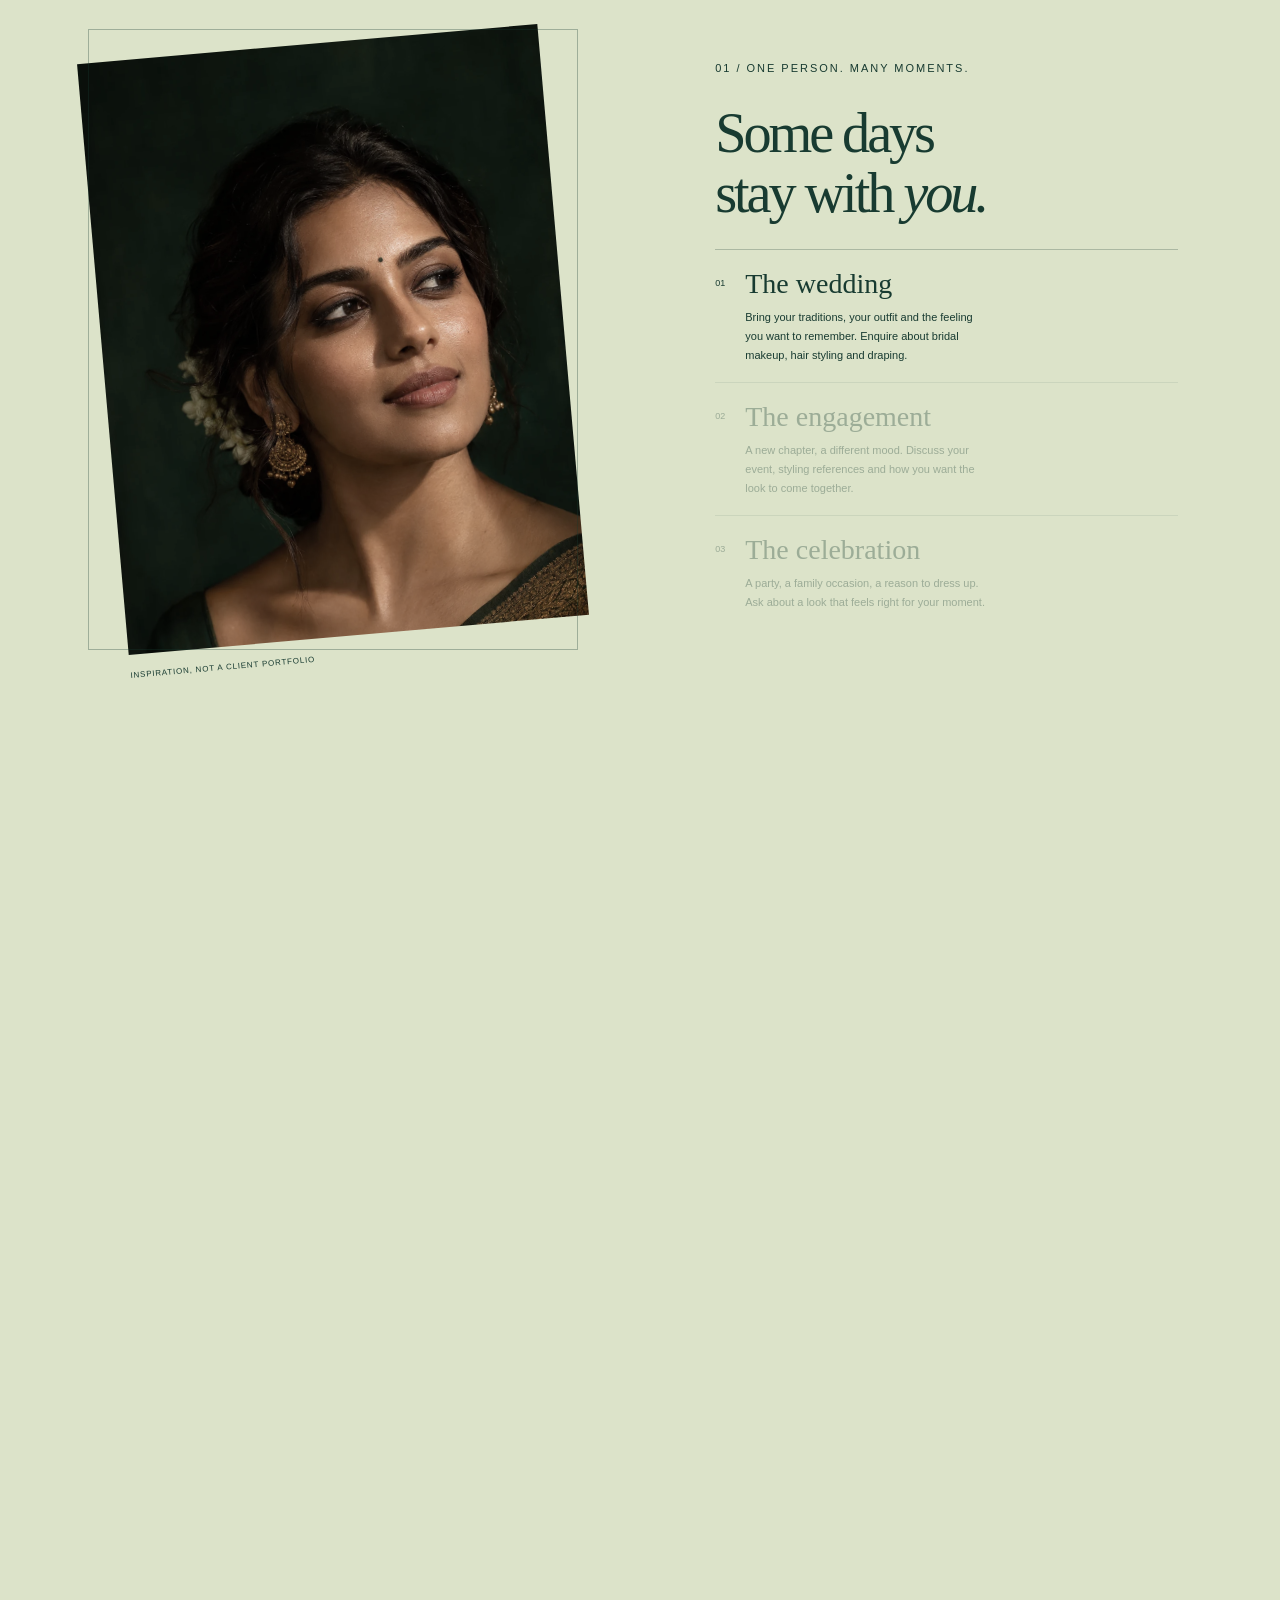
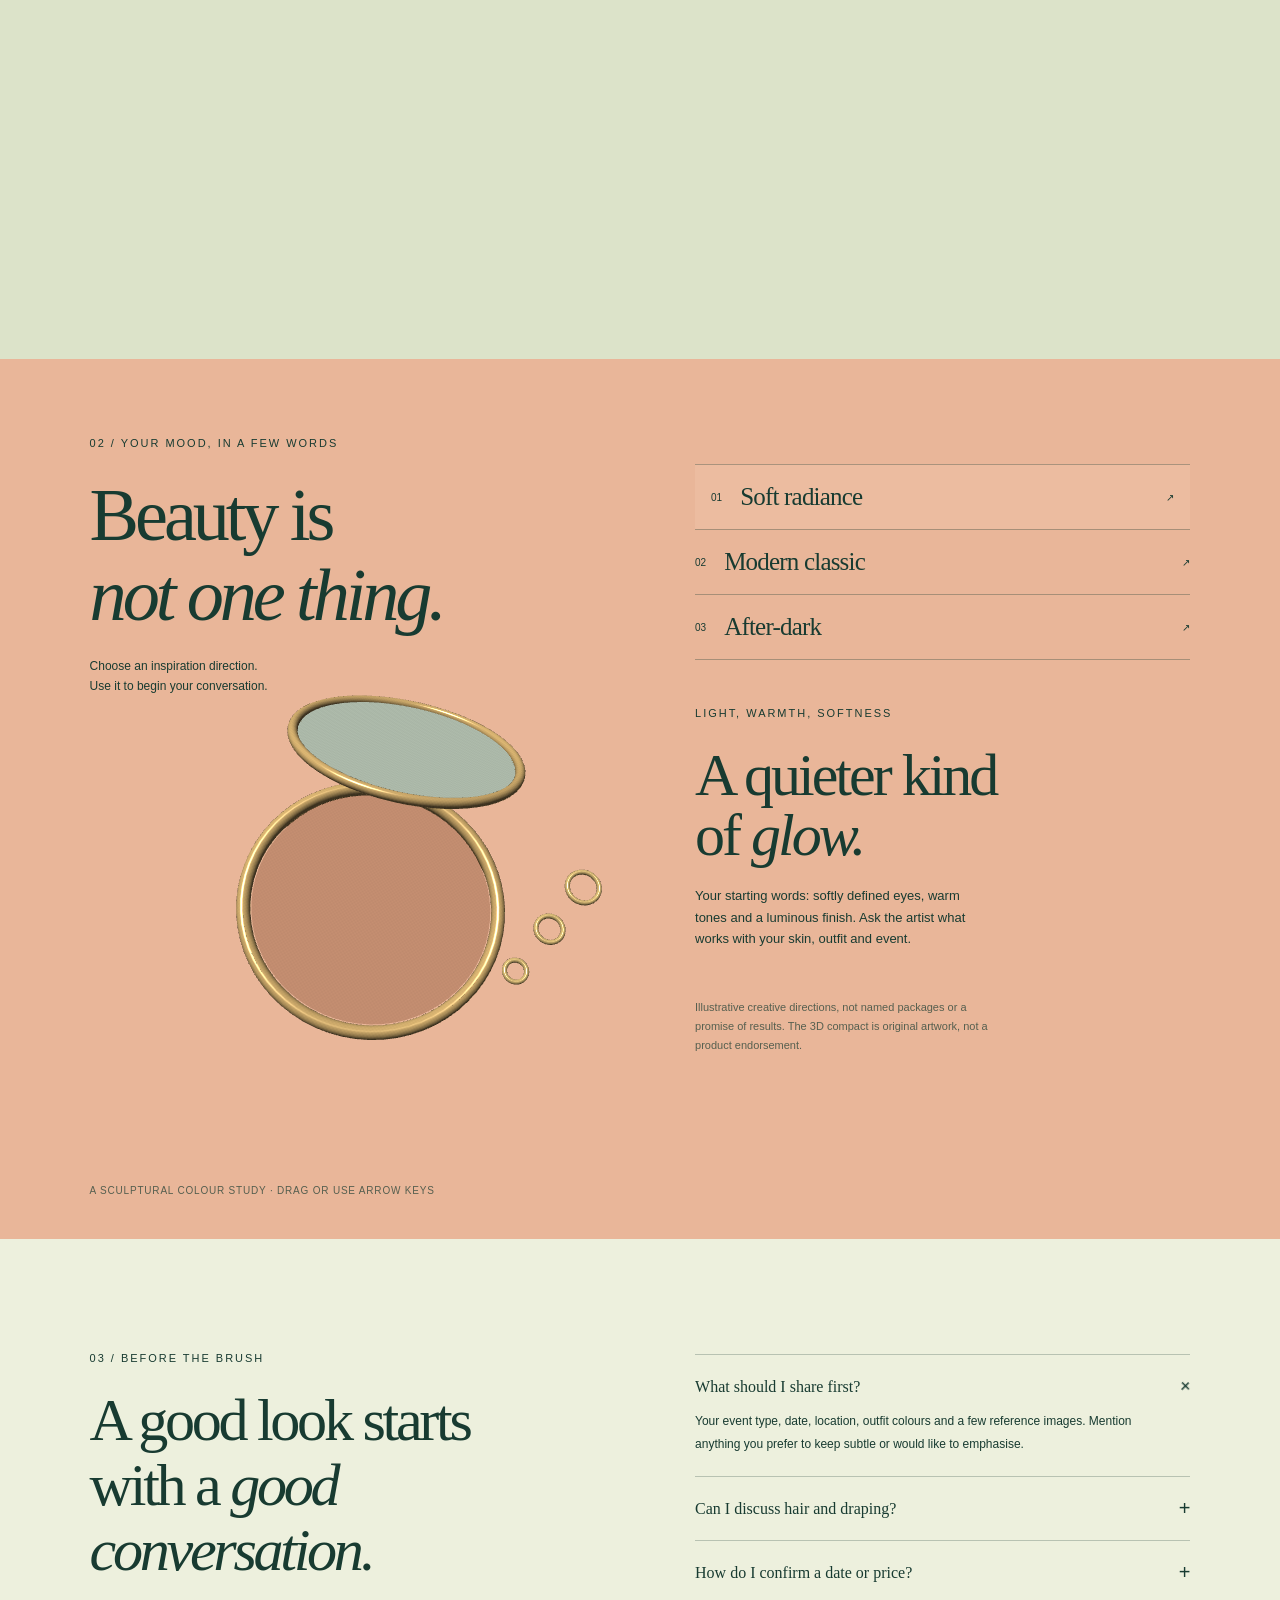
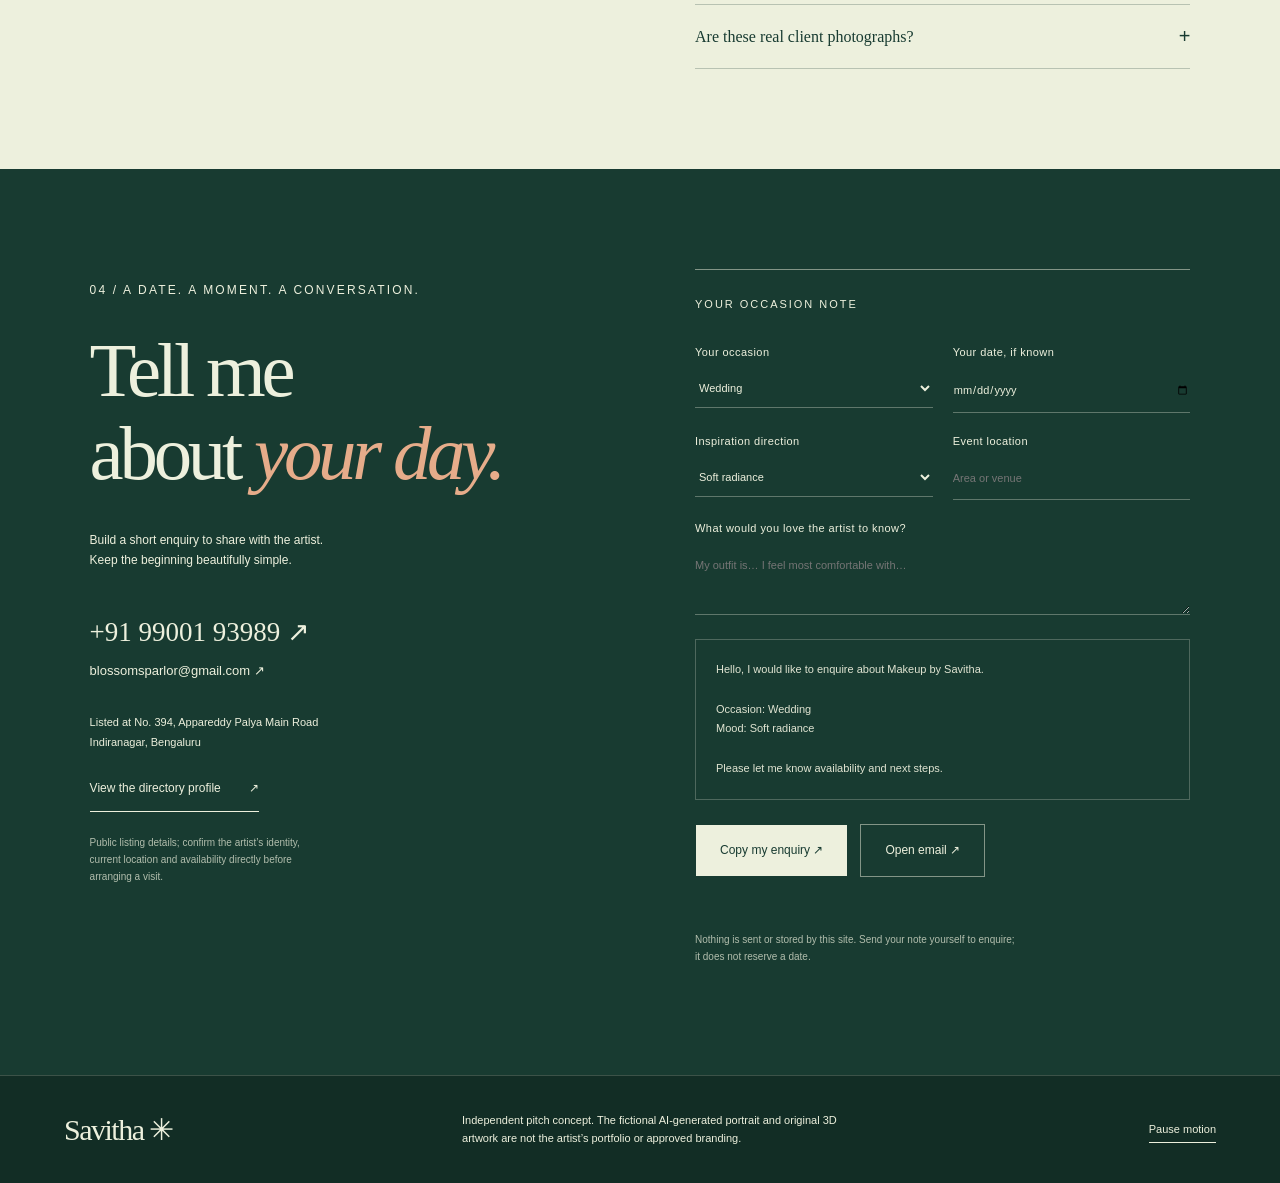
<file: savitha/index.html>
<!doctype html><html lang="en"><head><meta charset="utf-8"><meta name="viewport" content="width=device-width,initial-scale=1"><meta name="theme-color" content="#183b31"><meta name="robots" content="noindex,nofollow"><meta name="description" content="An independent editorial website concept for Makeup by Savitha, Indiranagar. Explore bridal beauty inspiration and create your event enquiry."><title>Makeup by Savitha — Still you. Just luminous.</title><link rel="icon" href="icon.svg" type="image/svg+xml"><link rel="stylesheet" href="base.css"><link rel="stylesheet" href="style.css"><script src="experience.js" defer></script></head><body><a class="skip" href="#main">Skip to content</a><div class="progress-line"></div><div class="concept-bar">Independent website concept · Not the official business website</div><header class="site-nav"><a class="wordmark" href="#" aria-label="Makeup by Savitha home"><span>MAKEUP BY</span>Savitha<span class="brand-dot">✳</span></a><button class="nav-toggle" data-nav-toggle aria-expanded="false" aria-controls="navigation">Menu +</button><nav class="nav-links" id="navigation" aria-label="Main navigation"><a href="#moments">The moments</a><a href="#mood">Find your mood</a><a href="#enquire">Let’s talk ↗</a></nav></header>
<main id="main"><section class="hero"><div class="hero-copy"><p class="eyebrow">Bridal & occasion makeup<br>Indiranagar, Bengaluru</p><h1>Still <em>you.</em><br>Just<br><span>luminous.</span></h1><div class="hero-action"><p>For the moment.<br>For the photographs.<br>For the way you want to feel.</p><a class="pill-link" href="#enquire">Your moment starts here <span>↗</span></a></div><span class="hero-footnote">A BEAUTY EDITORIAL / CONCEPT No. 01</span></div><figure class="hero-portrait"><img src="assets/hero.webp" width="1024" height="1536" alt="AI-generated beauty concept portrait of a fictional adult Indian bride with jasmine and gold jewellery" fetchpriority="high"><figcaption>AI-generated inspiration · Not the artist’s work</figcaption><span class="portrait-index">01 / THE QUIET GLOW</span></figure><div class="hero-seal" aria-hidden="true">A LITTLE LIGHT<br><span>✳</span><br>A LOT OF YOU</div></section>
<section class="intro"><p class="eyebrow">A personal beginning</p><h2 class="reveal">The look should be beautiful.<br><em>The feeling should be yours.</em></h2><div class="intro-bottom"><span class="asterisk" aria-hidden="true">✳</span><p>Makeup by Savitha is listed in Indiranagar for bridal, engagement and party makeup, with hair styling and draping among the services described in its wedding-directory profile.</p><p>Start with your event, your outfit and your comfort with makeup. The right conversation comes before the right look.</p></div></section>
<section id="moments" class="moments" data-scroll-story><div class="moments-sticky"><div class="moments-art"><img src="assets/hero.webp" width="1024" height="1536" loading="lazy" alt="Detail from the fictional bridal concept portrait"><div class="image-frame"></div><span>INSPIRATION, NOT A CLIENT PORTFOLIO</span></div><div class="moments-copy"><p class="eyebrow">01 / One person. Many moments.</p><h2>Some days<br>stay with <em>you.</em></h2><div class="moment-item active" data-chapter><span>01</span><div><h3>The wedding</h3><p>Bring your traditions, your outfit and the feeling you want to remember. Enquire about bridal makeup, hair styling and draping.</p></div></div><div class="moment-item" data-chapter><span>02</span><div><h3>The engagement</h3><p>A new chapter, a different mood. Discuss your event, styling references and how you want the look to come together.</p></div></div><div class="moment-item" data-chapter><span>03</span><div><h3>The celebration</h3><p>A party, a family occasion, a reason to dress up. Ask about a look that feels right for your moment.</p></div></div></div></div></section>
<section id="mood" class="mood" data-explorer><div class="mood-heading"><p class="eyebrow">02 / Your mood, in a few words</p><h2>Beauty is<br><em>not one thing.</em></h2><p>Choose an inspiration direction.<br>Use it to begin your conversation.</p></div><div class="scene-wrap beauty-scene"><span class="scene-fallback">A little colour. A little light.</span><canvas data-scene="beauty" tabindex="0" aria-label="Interactive 3D sculptural makeup compact. Drag or use arrow keys to rotate. Home resets."></canvas></div><div class="mood-selector"><div data-tabs class="mood-tabs" aria-label="Makeup inspiration direction"><button data-tab="soft" data-color="#c48d70" aria-pressed="true">01 <span>Soft radiance</span> ↗</button><button data-tab="classic" data-color="#a95654" aria-pressed="false">02 <span>Modern classic</span> ↗</button><button data-tab="bold" data-color="#8f4664" aria-pressed="false">03 <span>After-dark</span> ↗</button></div><div class="mood-panel" data-panel="soft"><span class="eyebrow">Light, warmth, softness</span><h3>A quieter kind<br>of <em>glow.</em></h3><p>Your starting words: softly defined eyes, warm tones and a luminous finish. Ask the artist what works with your skin, outfit and event.</p></div><div class="mood-panel" data-panel="classic" hidden><span class="eyebrow">Definition, balance, presence</span><h3>A classic,<br><em>on your terms.</em></h3><p>Your starting words: defined eyes, balanced colour and a considered lip. Bring references to discuss your own interpretation with the artist.</p></div><div class="mood-panel" data-panel="bold" hidden><span class="eyebrow">Depth, colour, expression</span><h3>A little more<br><em>after-hours.</em></h3><p>Your starting words: deeper tones, expressive eyes and an evening mood. Discuss the level of drama that feels comfortable to you.</p></div><p class="fine-print">Illustrative creative directions, not named packages or a promise of results. The 3D compact is original artwork, not a product endorsement.</p></div><p class="scene-note beauty-note">A sculptural colour study · Drag or use arrow keys</p></section>
<section class="before"><div><p class="eyebrow">03 / Before the brush</p><h2>A good look starts<br>with a <em>good conversation.</em></h2></div><div class="questions"><details open><summary>What should I share first?<span>+</span></summary><p>Your event type, date, location, outfit colours and a few reference images. Mention anything you prefer to keep subtle or would like to emphasise.</p></details><details><summary>Can I discuss hair and draping?<span>+</span></summary><p>The directory profile includes hair styling and draping. Ask Savitha what is available for your event and what the quoted service includes.</p></details><details><summary>How do I confirm a date or price?<span>+</span></summary><p>Contact the artist directly. This concept site does not show live availability or prices, take deposits or confirm bookings.</p></details><details><summary>Are these real client photographs?<span>+</span></summary><p>No. The editorial portrait is an AI-generated fictional model, created for this website pitch. It is not evidence of the artist’s work. Ask for the artist’s own recent portfolio before booking.</p></details></div></section>
<section id="enquire" class="enquire"><div class="enquire-intro"><p class="eyebrow">04 / A date. A moment. A conversation.</p><h2>Tell me<br>about <em>your day.</em></h2><p>Build a short enquiry to share with the artist.<br>Keep the beginning beautifully simple.</p><div class="contact-details"><a class="phone" href="tel:+919900193989">+91 99001 93989 ↗</a><a href="mailto:blossomsparlor@gmail.com">blossomsparlor@gmail.com ↗</a><address>Listed at No. 394, Appareddy Palya Main Road<br>Indiranagar, Bengaluru</address><a class="text-link" href="https://www.wedmegood.com/profile/Makeup-by-Savitha-1129693" target="_blank" rel="noopener noreferrer">View the directory profile <span>↗</span></a><p class="fine-print">Public listing details; confirm the artist’s identity, current location and availability directly before arranging a visit.</p></div></div><form class="brief" data-brief data-business="Makeup by Savitha"><p class="eyebrow">Your occasion note</p><div class="form-grid"><label>Your occasion<select name="Occasion"><option>Wedding</option><option>Engagement</option><option>Party or family celebration</option></select></label><label>Your date, if known<input type="date" name="Date"></label><label>Inspiration direction<select data-palette-field name="Mood"><option>Soft radiance</option><option>Modern classic</option><option>After-dark</option><option>Let’s explore together</option></select></label><label>Event location<input name="Location" maxlength="120" placeholder="Area or venue"></label><label class="span-two">What would you love the artist to know?<textarea name="Details" maxlength="600" placeholder="My outfit is… I feel most comfortable with…"></textarea></label></div><output aria-label="Your drafted occasion enquiry"></output><div class="form-actions"><button class="button" type="button" data-copy>Copy my enquiry ↗</button><a class="button secondary" data-email="blossomsparlor@gmail.com" href="mailto:blossomsparlor@gmail.com">Open email ↗</a></div><p class="feedback" data-feedback aria-live="polite"></p><p class="fine-print">Nothing is sent or stored by this site. Send your note yourself to enquire; it does not reserve a date.</p></form></section></main><footer class="site-footer"><span class="footer-brand">Savitha ✳</span><p>Independent pitch concept. The fictional AI-generated portrait and original 3D artwork are not the artist’s portfolio or approved branding.</p><button data-motion class="motion-control" aria-pressed="false">Pause motion</button></footer></body></html>
</file>
<file: kushal/base.css>
*{box-sizing:border-box}html{scroll-behavior:smooth;scroll-padding-top:100px}body{margin:0}button,input,select,textarea{font:inherit}button,a,input,select,textarea{-webkit-tap-highlight-color:transparent}button{cursor:pointer}a{color:inherit;text-decoration:none}button:focus-visible,a:focus-visible,input:focus-visible,select:focus-visible,textarea:focus-visible,canvas:focus-visible{outline:3px solid var(--accent,#8d3b45);outline-offset:5px}button:disabled{cursor:default}img{display:block;max-width:100%;height:auto}button{color:inherit}.skip{position:fixed;top:-100px;left:20px;z-index:1000;padding:15px;background:#fff;color:#111}.skip:focus{top:15px}.concept-bar{padding:9px 5%;text-align:center;font:10px/1.5 Arial,sans-serif;letter-spacing:.1em;text-transform:uppercase;background:var(--ink);color:var(--paper);position:relative;z-index:20}.concept-bar a{text-decoration:underline;text-underline-offset:3px}.progress-line{position:fixed;left:0;top:0;width:100%;height:3px;background:var(--accent);transform:scaleX(var(--page-progress,0));transform-origin:left;z-index:100}.site-nav{display:flex;align-items:center;justify-content:space-between;padding:23px 5%;position:relative;z-index:20}.nav-links{display:flex;align-items:center;gap:30px;font-size:12px}.nav-toggle{display:none;border:1px solid currentColor;background:none;padding:8px}.eyebrow{text-transform:uppercase;font:11px/1.6 Arial,sans-serif;letter-spacing:.18em}.arrow{font:24px/1 Arial,sans-serif}.text-link{display:inline-flex;align-items:center;justify-content:space-between;gap:28px;border-bottom:1px solid;padding:14px 0;font:12px/1.5 Arial,sans-serif}.button{display:inline-flex;align-items:center;justify-content:space-between;gap:25px;padding:17px 24px;border:1px solid var(--ink);background:var(--ink);color:var(--paper);font:12px/1.4 Arial,sans-serif}.button.secondary{background:transparent;color:inherit;border-color:currentColor}.button:hover{filter:brightness(1.15)}.reveal{transition:opacity .8s,transform .8s}.reveal.visible{animation:reveal .85s both}@keyframes reveal{from{opacity:0;transform:translateY(28px)}to{opacity:1;transform:translateY(0)}}.scene-wrap{position:relative;min-width:0;overflow:hidden}.scene-wrap canvas{display:block;width:100%;height:100%;touch-action:pan-y;cursor:grab;position:relative;z-index:2}.scene-wrap canvas:active{cursor:grabbing}.scene-fallback{position:absolute;inset:15%;display:flex;align-items:center;justify-content:center;text-align:center;font:italic 30px Georgia,serif;opacity:.6;border:1px solid currentColor;border-radius:45% 55% 60% 40%;transform:rotate(-12deg);padding:30px}.webgl-ready .scene-fallback{display:none}.scene-note{font:10px/1.6 Arial,sans-serif;letter-spacing:.08em;text-transform:uppercase;opacity:.7}.motion-control{background:none;border:0;border-bottom:1px solid currentColor;padding:4px 0;font-size:11px}.form-grid{display:grid;grid-template-columns:1fr 1fr;gap:20px}label{display:flex;flex-direction:column;gap:9px;font:11px/1.5 Arial,sans-serif;letter-spacing:.04em}input,select,textarea{width:100%;border:0;border-bottom:1px solid currentColor;border-radius:0;padding:12px 0;background:transparent;color:inherit;min-width:0}select option{background:#f5f0e7;color:#20221e}textarea{resize:vertical;min-height:70px}.span-two{grid-column:1/-1}output{display:block;white-space:pre-wrap;font:12px/1.8 Arial,sans-serif;padding:20px;border:1px solid #8886;margin:24px 0}.form-actions{display:flex;gap:12px;flex-wrap:wrap}.feedback{font-size:12px;min-height:2.5em;line-height:1.6}.fine-print{font:11px/1.7 Arial,sans-serif;opacity:.72;max-width:58ch}.site-footer{padding:35px 5%;display:flex;justify-content:space-between;align-items:center;gap:24px;border-top:1px solid #8885;font:11px/1.7 Arial,sans-serif}.site-footer p{margin:0;max-width:65ch}.site-footer a{text-decoration:underline;text-underline-offset:4px}[hidden]{display:none!important}.motion-off,.motion-off *{scroll-behavior:auto!important;animation:none!important;transition:none!important}.motion-off .reveal{opacity:1;transform:none}@media(prefers-reduced-motion:reduce){html{scroll-behavior:auto}*,*::before,*::after{animation:none!important;transition:none!important}}@media(max-width:700px){.concept-bar{font-size:9px}.site-nav{padding:20px 6%}.nav-toggle{display:block}.nav-links{display:none;position:absolute;top:100%;left:0;right:0;background:var(--paper);color:var(--ink);padding:25px 6%;border-block:1px solid #8884;box-shadow:0 15px 25px #0001}.nav-links.open{display:flex;flex-direction:column;align-items:flex-start;gap:22px}.form-grid{grid-template-columns:1fr}.span-two{grid-column:auto}.site-footer{align-items:flex-start;flex-direction:column}.button{padding:15px 19px}.scene-note{font-size:9px}}
</file>
<file: kushal/style.css>
:root{--paper:#e9e7dd;--ink:#27372e;--accent:#ac4f35;--selected:#889071;--room-light:1}body{background:var(--paper);color:var(--ink);font:15px/1.6 Arial,sans-serif}.wordmark{font:bold 30px/.9 Arial,sans-serif;letter-spacing:-1.6px;display:grid;grid-template-columns:28px 1fr;align-items:center;gap:0 8px}.brand-grid{font-size:33px;font-weight:normal;grid-row:1/3}.brand-sub{font:8px/1.6 'Courier New',monospace;letter-spacing:1.2px;margin:5px 0 0 2px}.site-nav{border-bottom:1px solid #27372e30}.nav-links{font-family:'Courier New',monospace}.nav-visit{background:var(--ink);color:var(--paper);padding:11px 17px}.hero{padding:25px 5% 50px;position:relative}.hero-caption{display:flex;justify-content:space-between}.hero h1{font:clamp(80px,11.9vw,185px)/.84 Impact,'Arial Narrow',Arial,sans-serif;letter-spacing:-.035em;margin:40px 0 -26px;position:relative;z-index:3;max-width:100%}.hero h1 span{font-family:Georgia,serif;font-style:italic;font-weight:normal;letter-spacing:-.07em;color:var(--accent);font-size:1.05em}.hero-room{height:570px;width:86%;margin-left:14%;position:relative}.hero-room>img{width:100%;height:100%;object-fit:cover;object-position:center 58%}.image-marker{display:flex;gap:14px;align-items:center;position:absolute;left:25px;bottom:20px;color:white;text-shadow:0 1px 5px #000}.image-marker>span{font:45px Georgia}.image-marker>p{font:9px/1.8 'Courier New';letter-spacing:.08em}.explore-circle{position:absolute;right:-30px;bottom:60px;width:132px;height:132px;border-radius:50%;display:flex;flex-direction:column;justify-content:center;align-items:center;background:var(--accent);color:var(--paper);font:14px/1.2 'Courier New';transform:rotate(12deg);transition:transform .3s}.explore-circle:hover{transform:rotate(0)}.explore-circle span{font-size:30px;line-height:1;margin-top:5px}.hero-foot{display:flex;justify-content:space-between;gap:35px;align-items:center;margin-top:35px}.hero-foot p{font-size:13px}.coordinate{font:10px/1.4 'Courier New';text-align:right}.coordinate small{font-size:8px;display:block;margin-top:6px}.material-intro{padding:85px 6%;border-top:1px solid #27372e30}.material-heading{display:grid;grid-template-columns:1.5fr 1fr;gap:14%;align-items:end;margin:20px 0 65px}h2{font:clamp(45px,5.6vw,86px)/1.02 Georgia,serif;letter-spacing:-.06em;font-weight:normal;margin:0}h2 em{font-weight:normal}.material-heading>p{font-size:14px;max-width:40ch;margin-bottom:4px}.material-list{display:grid;grid-template-columns:repeat(3,1fr);gap:24px}.material-item{position:relative;border-top:1px solid var(--ink);padding:18px 0 0;overflow:hidden}.material-number{font:10px 'Courier New';position:absolute;top:30px;left:15px;z-index:2}.texture{height:230px;transition:transform .5s;position:relative}.material-item:hover .texture{transform:scale(.97)}.curtain{background:repeating-linear-gradient(90deg,#a6ab8e 0,#bdc2a2 5%,#909579 9%,#697258 12%,#a6ab8e 17%)}.fabric{background-color:#bd7959;background-image:repeating-linear-gradient(0deg,#f0c69e44 0px,#f0c69e44 1px,transparent 1px,transparent 4px),repeating-linear-gradient(90deg,#462d252f 0px,#462d252f 1px,transparent 1px,transparent 4px)}.blinds{background:repeating-linear-gradient(0deg,#d3c2a1 0,#d3c2a1 15px,#a38b68 16px,#f2e6cf 20px,#b6a487 23px)}.material-item h3{font:28px Impact,'Arial Narrow',Arial;margin:18px 0 0;letter-spacing:.015em}.material-item p{font:11px 'Courier New';margin:6px 0}.material-item>.arrow{position:absolute;bottom:4px;right:0}.material-disclaimer{margin-top:25px}.room-study{background:#d8d8c8;padding:30px 5% 35px}.room-top{display:flex;justify-content:space-between;border-bottom:1px solid #27372e40;align-items:center}.room-top>span{font:9px 'Courier New';letter-spacing:.1em}.room-stage{height:600px;position:relative;filter:brightness(var(--room-light));transition:filter .2s}.room-title{position:absolute;left:0;top:50px;z-index:3;pointer-events:none}.room-title h2{font-size:clamp(45px,5vw,75px)}.room-title p{font:12px/1.7 'Courier New';margin-top:35px}.room-model{position:absolute;width:70%;height:100%;left:30%;top:0}.room-model::before{content:'';position:absolute;inset:10% 0;background-image:linear-gradient(#27372e12 1px,transparent 1px),linear-gradient(90deg,#27372e12 1px,transparent 1px);background-size:40px 40px;transform:perspective(800px) rotateX(10deg);mask-image:radial-gradient(ellipse,#000,transparent 70%)}.room-spec{position:absolute;bottom:20px;left:0;display:flex;flex-direction:column;gap:10px;font:11px 'Courier New'}.spec-line{font-size:8px;opacity:.6}.room-console{border-top:1px solid #27372e40;padding-top:25px;display:grid;grid-template-columns:1.3fr 1fr 1fr;gap:55px;align-items:center}.palette{display:flex;gap:18px;margin-top:12px}.palette button{padding:0;border:0;background:none;font:11px 'Courier New';display:flex;align-items:center;gap:8px}.palette i{width:24px;height:24px;background:var(--swatch);border-radius:50%;display:block;border:1px solid #27372e40}.palette button[aria-pressed=true] i{outline:1px solid var(--ink);outline-offset:3px}.light-control input{accent-color:var(--ink);padding:0;margin-top:15px;min-height:24px}.light-control>span{display:flex;justify-content:space-between;font:8px 'Courier New'}.space-story{background:var(--ink);color:#e4e6d9;height:230vh;min-height:1500px}.space-sticky{height:100vh;position:sticky;top:0;min-height:700px;padding:55px 7%;display:grid;grid-template-columns:1.1fr 1fr;gap:14%;align-items:center;overflow:hidden}.space-large{font:clamp(100px,13vw,200px)/.83 Impact,'Arial Narrow',Arial;letter-spacing:-.02em;transform:translateY(calc(var(--progress,0)*-20px))}.space-large em{font:italic .78em Georgia;letter-spacing:-.07em;color:#bdc599}.space-copy{position:relative;height:70%;display:flex;flex-direction:column;justify-content:space-between}.space-copy>.eyebrow{margin:0 0 22px}.space-copy [data-chapter]{opacity:.3;transition:opacity .5s;padding:18px 0;border-top:1px solid #e4e6d930}.space-copy [data-chapter].active{opacity:1}.space-copy [data-chapter]>span{font:9px 'Courier New';letter-spacing:.12em}.space-copy h3{font:clamp(24px,2.8vw,40px)/1.06 Georgia;margin:10px 0}.space-copy [data-chapter] p{font-size:12px;max-width:42ch;margin:0}.brand-note{padding:70px 7%;border-bottom:1px solid #27372e30}.brand-note>div{display:flex;gap:60px;flex-wrap:wrap;margin:28px 0}.brand-note>div a{font:25px Georgia;letter-spacing:-1px}.brand-note .fine-print{max-width:85ch}.visit{padding:100px 7%;display:grid;grid-template-columns:1fr 1fr;gap:12%}.visit h2{font:clamp(70px,8vw,120px)/.9 Impact,'Arial Narrow',Arial;letter-spacing:-.03em;margin:30px 0}.visit h2 em{font-family:Georgia;letter-spacing:-.07em;color:var(--accent)}.visit-copy>p{font-size:13px}.visit address{font:13px/1.8 Arial;font-style:normal;margin-top:35px}.phone{display:block;font:25px Georgia;letter-spacing:-.5px;margin:20px 0 0}.brief{padding:28px;background:#dfdfd2;border-top:2px solid var(--ink)}.brief h3{font:38px Georgia;letter-spacing:-2px;margin:15px 0 30px}.brief output{font-size:11px}.site-footer{background:#d8d8c8}.site-footer strong{font:16px Impact,Arial;letter-spacing:1px}.motion-off .space-large{transform:none}@media(min-width:1600px){.hero-room{height:700px}}@media(max-width:1000px){.hero-room{height:480px}.material-heading{gap:6%}.room-console{gap:20px}.visit{gap:6%}.space-sticky{gap:8%}.space-copy{height:85%}}@media(max-width:700px){.wordmark{font-size:25px}.hero{padding:25px 6% 35px}.hero-caption .eyebrow{font-size:8px;letter-spacing:.08em}.hero h1{font-size:15vw;line-height:.94;margin:35px 0 20px}.hero h1 span{font-size:1.13em;display:block;line-height:.9;margin-left:19%}.hero-room{height:420px;width:100%;margin-left:0}.hero-room>img{object-position:48%}.explore-circle{width:94px;height:94px;right:-10px;bottom:-25px;font-size:11px}.image-marker{left:15px;bottom:15px;gap:10px}.image-marker>span{font-size:30px}.image-marker>p{font-size:7px}.hero-foot{margin-top:45px;display:block}.hero-foot .coordinate{display:none}.hero-foot p{font-size:12px}.hero-foot .text-link{margin-top:6px}.material-intro{padding:65px 6%}.material-heading{grid-template-columns:1fr;gap:20px;margin:25px 0 35px}.material-heading h2{font-size:45px}.material-heading p{font-size:13px;max-width:none}.material-list{grid-template-columns:1fr;gap:30px}.texture{height:210px}.material-item h3{font-size:28px}.room-study{padding:25px 6%}.room-top{align-items:start}.room-top>.eyebrow{font-size:9px;max-width:170px}.room-top>span{font-size:7px;text-align:right;max-width:90px;padding-top:10px}.room-stage{height:660px}.room-title{top:30px}.room-title h2{font-size:46px}.room-title p{font-size:11px;margin-top:15px}.room-model{width:100%;height:360px;left:0;top:220px}.room-spec{bottom:15px}.room-console{grid-template-columns:1fr;gap:25px}.room-console .fine-print{margin:0}.palette{gap:25px}.space-story{height:auto;min-height:0}.space-sticky{position:relative;height:auto;min-height:0;padding:60px 7%;grid-template-columns:1fr;gap:45px}.space-large{font-size:26vw;transform:none;line-height:.9}.space-large br{display:none}.space-large em{display:block;font-size:1em}.space-copy{height:auto;gap:0}.space-copy [data-chapter]{opacity:1;padding:25px 0}.space-copy h3{font-size:34px}.space-copy [data-chapter] p{font-size:12px;max-width:none}.brand-note{padding:50px 7%}.brand-note>div{gap:22px;flex-direction:column}.brand-note>div a{font-size:27px}.visit{grid-template-columns:1fr;padding:70px 7%;gap:45px}.visit h2{font-size:23vw}.brief{padding:22px}.room-console .light-control{max-width:100%}}
@media(min-width:701px) and (max-width:1000px){.explore-circle{right:-15px}}
</file>
<file: lubna/base.css>
*{box-sizing:border-box}html{scroll-behavior:smooth;scroll-padding-top:100px}body{margin:0}button,input,select,textarea{font:inherit}button,a,input,select,textarea{-webkit-tap-highlight-color:transparent}button{cursor:pointer}a{color:inherit;text-decoration:none}button:focus-visible,a:focus-visible,input:focus-visible,select:focus-visible,textarea:focus-visible,canvas:focus-visible{outline:3px solid var(--accent,#8d3b45);outline-offset:5px}button:disabled{cursor:default}img{display:block;max-width:100%;height:auto}button{color:inherit}.skip{position:fixed;top:-100px;left:20px;z-index:1000;padding:15px;background:#fff;color:#111}.skip:focus{top:15px}.concept-bar{padding:9px 5%;text-align:center;font:10px/1.5 Arial,sans-serif;letter-spacing:.1em;text-transform:uppercase;background:var(--ink);color:var(--paper);position:relative;z-index:20}.concept-bar a{text-decoration:underline;text-underline-offset:3px}.progress-line{position:fixed;left:0;top:0;width:100%;height:3px;background:var(--accent);transform:scaleX(var(--page-progress,0));transform-origin:left;z-index:100}.site-nav{display:flex;align-items:center;justify-content:space-between;padding:23px 5%;position:relative;z-index:20}.nav-links{display:flex;align-items:center;gap:30px;font-size:12px}.nav-toggle{display:none;border:1px solid currentColor;background:none;padding:8px}.eyebrow{text-transform:uppercase;font:11px/1.6 Arial,sans-serif;letter-spacing:.18em}.arrow{font:24px/1 Arial,sans-serif}.text-link{display:inline-flex;align-items:center;justify-content:space-between;gap:28px;border-bottom:1px solid;padding:14px 0;font:12px/1.5 Arial,sans-serif}.button{display:inline-flex;align-items:center;justify-content:space-between;gap:25px;padding:17px 24px;border:1px solid var(--ink);background:var(--ink);color:var(--paper);font:12px/1.4 Arial,sans-serif}.button.secondary{background:transparent;color:inherit;border-color:currentColor}.button:hover{filter:brightness(1.15)}.reveal{transition:opacity .8s,transform .8s}.reveal.visible{animation:reveal .85s both}@keyframes reveal{from{opacity:0;transform:translateY(28px)}to{opacity:1;transform:translateY(0)}}.scene-wrap{position:relative;min-width:0;overflow:hidden}.scene-wrap canvas{display:block;width:100%;height:100%;touch-action:pan-y;cursor:grab;position:relative;z-index:2}.scene-wrap canvas:active{cursor:grabbing}.scene-fallback{position:absolute;inset:15%;display:flex;align-items:center;justify-content:center;text-align:center;font:italic 30px Georgia,serif;opacity:.6;border:1px solid currentColor;border-radius:45% 55% 60% 40%;transform:rotate(-12deg);padding:30px}.webgl-ready .scene-fallback{display:none}.scene-note{font:10px/1.6 Arial,sans-serif;letter-spacing:.08em;text-transform:uppercase;opacity:.7}.motion-control{background:none;border:0;border-bottom:1px solid currentColor;padding:4px 0;font-size:11px}.form-grid{display:grid;grid-template-columns:1fr 1fr;gap:20px}label{display:flex;flex-direction:column;gap:9px;font:11px/1.5 Arial,sans-serif;letter-spacing:.04em}input,select,textarea{width:100%;border:0;border-bottom:1px solid currentColor;border-radius:0;padding:12px 0;background:transparent;color:inherit;min-width:0}select option{background:#f5f0e7;color:#20221e}textarea{resize:vertical;min-height:70px}.span-two{grid-column:1/-1}output{display:block;white-space:pre-wrap;font:12px/1.8 Arial,sans-serif;padding:20px;border:1px solid #8886;margin:24px 0}.form-actions{display:flex;gap:12px;flex-wrap:wrap}.feedback{font-size:12px;min-height:2.5em;line-height:1.6}.fine-print{font:11px/1.7 Arial,sans-serif;opacity:.72;max-width:58ch}.site-footer{padding:35px 5%;display:flex;justify-content:space-between;align-items:center;gap:24px;border-top:1px solid #8885;font:11px/1.7 Arial,sans-serif}.site-footer p{margin:0;max-width:65ch}.site-footer a{text-decoration:underline;text-underline-offset:4px}[hidden]{display:none!important}.motion-off,.motion-off *{scroll-behavior:auto!important;animation:none!important;transition:none!important}.motion-off .reveal{opacity:1;transform:none}@media(prefers-reduced-motion:reduce){html{scroll-behavior:auto}*,*::before,*::after{animation:none!important;transition:none!important}}@media(max-width:700px){.concept-bar{font-size:9px}.site-nav{padding:20px 6%}.nav-toggle{display:block}.nav-links{display:none;position:absolute;top:100%;left:0;right:0;background:var(--paper);color:var(--ink);padding:25px 6%;border-block:1px solid #8884;box-shadow:0 15px 25px #0001}.nav-links.open{display:flex;flex-direction:column;align-items:flex-start;gap:22px}.form-grid{grid-template-columns:1fr}.span-two{grid-column:auto}.site-footer{align-items:flex-start;flex-direction:column}.button{padding:15px 19px}.scene-note{font-size:9px}}
</file>
<file: lubna/style.css>
:root{--paper:#f3eee5;--ink:#2e2528;--accent:#7a273e;--selected:#71253e}body{background:var(--paper);color:var(--ink);font:15px/1.65 Arial,sans-serif}.wordmark{font:44px/.8 Georgia,serif;letter-spacing:-3px}.wordmark span{display:block;font:8px Arial,sans-serif;letter-spacing:3px;margin:12px 0 0 4px}.site-nav{border-bottom:1px solid #2e252820;margin-inline:5%;padding-inline:0}.hero{position:relative;min-height:850px;padding:25px 5% 65px;overflow:hidden}.hero-top{display:flex;justify-content:space-between}.hero-top p{margin:0}.edition{font:11px/1.6 Arial,sans-serif;text-align:right}.hero h1{font:clamp(95px,12.9vw,200px)/.84 Georgia,serif;letter-spacing:-.075em;position:relative;z-index:3;margin:60px 0 0;pointer-events:none;max-width:70%}.hero h1 em{font-weight:normal;color:var(--accent);padding-left:8vw}.title-star{font:80px Georgia,serif;display:inline-block;vertical-align:top;margin:0 0 0 50px;color:var(--accent)}.hero-photo{position:absolute;right:8%;top:135px;width:44%;height:515px;transform:rotate(6deg);margin:0;box-shadow:10px 15px 30px #412b2214}.hero-photo img{width:100%;height:100%;object-fit:cover;object-position:64%}.hero-photo figcaption{position:absolute;right:10px;bottom:8px;color:#fff;font:8px Arial;letter-spacing:.07em;text-shadow:0 1px 3px #000}.hero-bottom{display:flex;align-items:end;justify-content:space-between;gap:25px;position:relative;z-index:4;margin-top:90px}.hero-bottom p{font-size:14px;line-height:1.65}.hero-bottom .text-link{margin-right:7%}.scroll-note{writing-mode:vertical-rl;font:9px/1 Arial;letter-spacing:.15em}.vertical-label{position:absolute;right:3%;top:220px;writing-mode:vertical-rl;font:9px Arial;letter-spacing:.3em}.atelier{display:grid;grid-template-columns:1fr 2fr;gap:10%;padding:110px 10%;background:#e9e2d7}.atelier-label{display:flex;flex-direction:column;gap:45px}.thread-line{height:180px;width:80%;border:1px solid var(--accent);border-radius:50%;transform:rotate(35deg);position:relative}.thread-line::after{content:'';position:absolute;left:50%;height:250px;top:-40px;width:1px;background:var(--accent);transform:rotate(-30deg)}h2{font:clamp(44px,5vw,80px)/1.05 Georgia,serif;letter-spacing:-.055em;font-weight:normal;margin:10px 0 30px}h2 em{font-weight:normal;color:var(--accent)}.atelier-body>p{max-width:54ch}.small-copy{font-size:13px;opacity:.75}.fabric-story{height:235vh;min-height:1500px;background:#2c2428;color:#f3eee5}.fabric-sticky{height:100vh;min-height:680px;max-height:1100px;position:sticky;top:0;padding:55px 6%;overflow:hidden}.fabric-heading{position:relative;z-index:3;pointer-events:none}.fabric-heading h2{font-size:clamp(45px,5.2vw,78px);margin:18px 0}.fabric-heading h2 em{color:#d3bfae}.silk-scene{position:absolute;width:76%;height:75%;left:23%;top:12%;transform:translateY(calc(var(--progress,0)*-25px))}.fabric-controls{position:absolute;left:6%;top:48%;width:220px;z-index:4}.swatches{display:flex;gap:10px;margin:24px 0 15px}.swatch{border:1px solid #e3dacc60;border-radius:50%;width:44px;height:44px;color:#fff;font:10px Arial;box-shadow:inset 0 0 0 5px #2c2428;transition:transform .3s}.swatch[aria-pressed=true]{outline:1px solid #e3dacc;outline-offset:4px;transform:translateY(-4px)}.wine{background:#71253e}.teal{background:#236c68}.gold{background:#b18b49}.fabric-controls [data-current]{font-size:11px}.fabric-controls .fine-print{opacity:.55;margin-top:20px}.chapters{position:absolute;bottom:7%;left:6%;right:6%;display:grid;grid-template-columns:repeat(3,1fr);gap:30px;border-top:1px solid #fff3;padding-top:23px}.chapters>div{opacity:.38;transition:opacity .4s}.chapters>div.active{opacity:1}.chapters span{font-size:10px}.chapters h3{font:26px Georgia;margin:10px 0}.chapters p{font-size:11px;margin:0}.pieces{padding:110px 8%}.section-top{display:flex;justify-content:space-between;align-items:start;gap:20px;padding-bottom:45px}.section-top>p:last-child{font-size:12px}.piece-row{display:grid;grid-template-columns:45px 1.2fr 1fr 40px;align-items:center;gap:25px;border-top:1px solid #2e252830;padding:25px 0;transition:padding .3s,color .3s}.piece-row:last-child{border-bottom:1px solid #2e252830}.piece-row:hover{padding-left:20px;color:var(--accent)}.piece-num{font:italic 20px Georgia}.piece-row h3{font:clamp(30px,3.8vw,58px) Georgia;margin:0;letter-spacing:-.045em}.piece-row p{font-size:12px;line-height:1.7}.quote-section{background:var(--accent);color:#f4e9da;text-align:center;position:relative;padding:100px 5%;overflow:hidden}.quote-section>.eyebrow,.quote-section>p{position:relative;z-index:2}.statement{font:clamp(60px,8vw,120px)/1 Georgia;letter-spacing:-.06em;margin:35px 0}.stitch-orbit{position:absolute;width:80%;height:65%;border:1px dashed #f4e9da44;border-radius:50%;left:10%;top:20%;transform:rotate(-20deg)}.contact-section{display:grid;grid-template-columns:1fr 1fr;gap:12%;padding:120px 8%}.contact-intro h2{font-size:clamp(60px,6vw,95px)}.contact-intro>p{font-size:13px}.contact-details{display:flex;flex-direction:column;align-items:start;gap:10px;margin-top:35px;font-size:13px}.contact-details address{font-style:normal;margin-top:15px;line-height:1.8}.brief{border-top:1px solid var(--ink);padding-top:12px}.brief>.eyebrow{margin-bottom:35px}.footer-brand{font:40px Georgia;letter-spacing:-3px;text-decoration:none!important}.site-footer{background:#e9e2d7}.motion-off .silk-scene{transform:none}@media(min-width:1600px){.hero{min-height:1000px}.hero-photo{height:620px}.hero-bottom{margin-top:130px}}@media(max-width:900px){.hero{min-height:760px}.hero-photo{width:48%;height:440px;top:150px}.hero h1{font-size:14vw}.title-star{font-size:50px;margin-left:20px}.hero-bottom{margin-top:140px}.atelier{gap:7%;padding:80px 7%}.contact-section{gap:7%;padding:85px 6%}.silk-scene{width:90%;left:15%}}@media(max-width:700px){.site-nav{margin:0;padding-inline:6%}.wordmark{font-size:37px}.hero{min-height:950px;padding:24px 6% 45px}.hero-top .edition{max-width:120px;font-size:9px}.hero h1{font-size:23vw;max-width:100%;margin-top:40px}.hero h1 em{padding-left:12vw}.title-star{font-size:40px;margin-left:18px}.hero-photo{width:78%;height:370px;top:320px;right:11%;transform:rotate(4deg)}.hero-bottom{margin-top:430px;align-items:start;flex-wrap:wrap;gap:15px}.hero-bottom p{font-size:12px;margin:0}.hero-bottom .text-link{margin:0;font-size:11px}.scroll-note{display:none}.vertical-label{top:390px;right:4%}.atelier{display:block;padding:65px 7%}.atelier-label{display:block}.thread-line{display:none}.atelier-body{margin-top:30px}.fabric-story{height:auto;min-height:0}.fabric-sticky{position:relative;height:auto;min-height:1000px;padding:50px 7%}.fabric-heading h2{font-size:48px}.silk-scene{left:0;top:185px;width:100%;height:360px;transform:none}.fabric-controls{left:7%;top:545px;width:86%}.fabric-controls .swatches{margin:18px 0}.chapters{position:relative;left:auto;right:auto;bottom:auto;margin-top:530px;grid-template-columns:1fr;gap:20px;padding-bottom:0}.chapters>div{opacity:1!important;display:grid;grid-template-columns:20px 1fr;gap:5px 12px}.chapters h3{font-size:24px;margin:0}.chapters p{grid-column:2}.pieces{padding:65px 7%}.section-top{display:block;padding-bottom:22px}.section-top>p:last-child{margin-top:20px}.piece-row{grid-template-columns:26px 1fr 22px;gap:12px;padding:23px 0}.piece-row h3{font-size:33px}.piece-row p{grid-column:2;grid-row:2;font-size:11px;margin:0}.piece-row>.arrow{grid-column:3;grid-row:1}.quote-section{padding:65px 6%}.statement{font-size:18vw}.contact-section{grid-template-columns:1fr;padding:70px 7%;gap:50px}.contact-intro h2{font-size:70px}.site-footer{padding-inline:7%}}@media(max-width:380px){.hero-photo{top:290px;height:330px}.hero{min-height:880px}.hero-bottom{margin-top:380px}.hero-bottom .text-link{width:100%}}

/* Keep the primary action clear of the editorial image. */
@media(min-width:701px){.hero-bottom{justify-content:flex-start;gap:55px}.hero-bottom .text-link{margin-right:0}.hero-bottom .scroll-note{margin-left:auto}}
</file>
<file: savitha/base.css>
*{box-sizing:border-box}html{scroll-behavior:smooth;scroll-padding-top:100px}body{margin:0}button,input,select,textarea{font:inherit}button,a,input,select,textarea{-webkit-tap-highlight-color:transparent}button{cursor:pointer}a{color:inherit;text-decoration:none}button:focus-visible,a:focus-visible,input:focus-visible,select:focus-visible,textarea:focus-visible,canvas:focus-visible{outline:3px solid var(--accent,#8d3b45);outline-offset:5px}button:disabled{cursor:default}img{display:block;max-width:100%;height:auto}button{color:inherit}.skip{position:fixed;top:-100px;left:20px;z-index:1000;padding:15px;background:#fff;color:#111}.skip:focus{top:15px}.concept-bar{padding:9px 5%;text-align:center;font:10px/1.5 Arial,sans-serif;letter-spacing:.1em;text-transform:uppercase;background:var(--ink);color:var(--paper);position:relative;z-index:20}.concept-bar a{text-decoration:underline;text-underline-offset:3px}.progress-line{position:fixed;left:0;top:0;width:100%;height:3px;background:var(--accent);transform:scaleX(var(--page-progress,0));transform-origin:left;z-index:100}.site-nav{display:flex;align-items:center;justify-content:space-between;padding:23px 5%;position:relative;z-index:20}.nav-links{display:flex;align-items:center;gap:30px;font-size:12px}.nav-toggle{display:none;border:1px solid currentColor;background:none;padding:8px}.eyebrow{text-transform:uppercase;font:11px/1.6 Arial,sans-serif;letter-spacing:.18em}.arrow{font:24px/1 Arial,sans-serif}.text-link{display:inline-flex;align-items:center;justify-content:space-between;gap:28px;border-bottom:1px solid;padding:14px 0;font:12px/1.5 Arial,sans-serif}.button{display:inline-flex;align-items:center;justify-content:space-between;gap:25px;padding:17px 24px;border:1px solid var(--ink);background:var(--ink);color:var(--paper);font:12px/1.4 Arial,sans-serif}.button.secondary{background:transparent;color:inherit;border-color:currentColor}.button:hover{filter:brightness(1.15)}.reveal{transition:opacity .8s,transform .8s}.reveal.visible{animation:reveal .85s both}@keyframes reveal{from{opacity:0;transform:translateY(28px)}to{opacity:1;transform:translateY(0)}}.scene-wrap{position:relative;min-width:0;overflow:hidden}.scene-wrap canvas{display:block;width:100%;height:100%;touch-action:pan-y;cursor:grab;position:relative;z-index:2}.scene-wrap canvas:active{cursor:grabbing}.scene-fallback{position:absolute;inset:15%;display:flex;align-items:center;justify-content:center;text-align:center;font:italic 30px Georgia,serif;opacity:.6;border:1px solid currentColor;border-radius:45% 55% 60% 40%;transform:rotate(-12deg);padding:30px}.webgl-ready .scene-fallback{display:none}.scene-note{font:10px/1.6 Arial,sans-serif;letter-spacing:.08em;text-transform:uppercase;opacity:.7}.motion-control{background:none;border:0;border-bottom:1px solid currentColor;padding:4px 0;font-size:11px}.form-grid{display:grid;grid-template-columns:1fr 1fr;gap:20px}label{display:flex;flex-direction:column;gap:9px;font:11px/1.5 Arial,sans-serif;letter-spacing:.04em}input,select,textarea{width:100%;border:0;border-bottom:1px solid currentColor;border-radius:0;padding:12px 0;background:transparent;color:inherit;min-width:0}select option{background:#f5f0e7;color:#20221e}textarea{resize:vertical;min-height:70px}.span-two{grid-column:1/-1}output{display:block;white-space:pre-wrap;font:12px/1.8 Arial,sans-serif;padding:20px;border:1px solid #8886;margin:24px 0}.form-actions{display:flex;gap:12px;flex-wrap:wrap}.feedback{font-size:12px;min-height:2.5em;line-height:1.6}.fine-print{font:11px/1.7 Arial,sans-serif;opacity:.72;max-width:58ch}.site-footer{padding:35px 5%;display:flex;justify-content:space-between;align-items:center;gap:24px;border-top:1px solid #8885;font:11px/1.7 Arial,sans-serif}.site-footer p{margin:0;max-width:65ch}.site-footer a{text-decoration:underline;text-underline-offset:4px}[hidden]{display:none!important}.motion-off,.motion-off *{scroll-behavior:auto!important;animation:none!important;transition:none!important}.motion-off .reveal{opacity:1;transform:none}@media(prefers-reduced-motion:reduce){html{scroll-behavior:auto}*,*::before,*::after{animation:none!important;transition:none!important}}@media(max-width:700px){.concept-bar{font-size:9px}.site-nav{padding:20px 6%}.nav-toggle{display:block}.nav-links{display:none;position:absolute;top:100%;left:0;right:0;background:var(--paper);color:var(--ink);padding:25px 6%;border-block:1px solid #8884;box-shadow:0 15px 25px #0001}.nav-links.open{display:flex;flex-direction:column;align-items:flex-start;gap:22px}.form-grid{grid-template-columns:1fr}.span-two{grid-column:auto}.site-footer{align-items:flex-start;flex-direction:column}.button{padding:15px 19px}.scene-note{font-size:9px}}
</file>
<file: savitha/style.css>
:root{--paper:#edf0dd;--ink:#183b31;--accent:#d89b7b;--selected:#c48d70}body{background:var(--paper);color:var(--ink);font:15px/1.65 Arial,sans-serif}.concept-bar{background:#122a23;color:#dce3cc}.site-nav{background:var(--ink);color:var(--paper);border-bottom:1px solid #edf0dd30;padding-block:22px}.wordmark{font:42px/.8 Georgia,serif;position:relative;letter-spacing:-2px}.wordmark>span:first-child{display:block;font:8px Arial;letter-spacing:3px;margin:0 0 7px 3px}.brand-dot{position:absolute;left:calc(100% + 10px);top:19px;font:26px Georgia;color:var(--accent)}.nav-links{font-size:11px}.hero{background:var(--ink);color:var(--paper);min-height:790px;position:relative;display:grid;grid-template-columns:1.05fr 1fr;padding:0 5% 55px;gap:0}.hero-copy{padding-top:50px;position:relative;z-index:4}.hero-copy>.eyebrow{font-size:9px;letter-spacing:.2em}.hero h1{font:clamp(85px,9.7vw,150px)/.86 Georgia,serif;letter-spacing:-.075em;font-weight:normal;margin:45px -180px 35px 0;position:relative;z-index:4;pointer-events:none}.hero h1 em{font-weight:normal;color:#c9d8b7}.hero h1>span{font-style:italic;color:#e6ac8a}.hero-portrait{margin:0;position:relative;height:740px;overflow:hidden;border-radius:0 0 46% 46% / 0 0 25% 25%}.hero-portrait>img{height:100%;width:100%;object-fit:cover;object-position:center 35%}.hero-portrait figcaption{position:absolute;bottom:42px;left:10%;right:10%;text-align:center;font:8px Arial;color:#fff;text-shadow:0 1px 3px #000}.portrait-index{position:absolute;right:18px;top:26px;writing-mode:vertical-rl;font:8px Arial;letter-spacing:.2em;text-shadow:0 1px 2px #000}.hero-action{display:flex;align-items:end;gap:45px}.hero-action p{font-size:11px;line-height:1.8;color:#d4dfcd}.pill-link{border:1px solid #edf0dd60;border-radius:100px;padding:16px 22px;font-size:10px;display:flex;align-items:center;gap:25px;white-space:nowrap}.pill-link:hover{background:#edf0dd;color:var(--ink)}.pill-link>span{font-size:20px}.hero-footnote{display:block;font:8px Arial;letter-spacing:.15em;opacity:.55;margin-top:50px}.hero-seal{position:absolute;z-index:5;right:3%;bottom:48px;width:134px;height:134px;border-radius:50%;background:#d9e0c3;color:var(--ink);display:flex;align-items:center;justify-content:center;flex-direction:column;font:8px/.8 Arial;letter-spacing:.1em;transform:rotate(12deg);border:1px solid #d9e0c3;outline:1px solid #d9e0c370;outline-offset:7px}.hero-seal>span{font-size:43px;margin:10px 0 5px}.intro{padding:100px 8%}.intro>.eyebrow{text-align:center}.intro h2{text-align:center;margin:35px 0 45px}h2{font:clamp(42px,5vw,78px)/1.08 Georgia,serif;font-weight:normal;letter-spacing:-.055em;margin:20px 0 35px}h2 em{font-weight:normal}.intro-bottom{display:grid;grid-template-columns:.5fr 1fr 1fr;gap:60px;max-width:1050px;margin:auto}.intro-bottom p{font-size:13px;line-height:1.9}.asterisk{font:100px/1.2 Georgia;color:#a76850}.moments{background:#dce3c9;height:230vh;min-height:1650px}.moments-sticky{position:sticky;top:0;height:100vh;min-height:750px;padding:60px 8%;display:grid;grid-template-columns:1fr 1fr;align-items:center;gap:14%;overflow:hidden}.moments-art{position:relative;height:76%;min-height:450px;max-height:650px;transform:rotate(calc(-5deg + var(--progress,0)*9deg))}.moments-art>img{width:100%;height:100%;object-fit:cover;object-position:56% 30%;filter:saturate(.65)}.moments-art>span{font:8px Arial;letter-spacing:.1em;position:absolute;left:0;bottom:-25px}.image-frame{position:absolute;inset:-14px;border:1px solid #183b3150;transform:rotate(5deg);pointer-events:none}.moments-copy h2{font-size:clamp(42px,4.4vw,65px);margin:25px 0}.moment-item{display:flex;gap:20px;align-items:start;border-top:1px solid #183b3140;padding:18px 0;opacity:.32;transition:opacity .4s}.moment-item.active{opacity:1}.moment-item>span{font-size:9px;margin-top:8px}.moment-item h3{font:28px Georgia;margin:0 0 8px}.moment-item p{font-size:11px;line-height:1.7;margin:0;max-width:40ch}.mood{background:#e9b699;position:relative;min-height:880px;padding:65px 7%;display:grid;grid-template-columns:1fr 1fr;gap:10%}.mood-heading{position:relative;z-index:3;pointer-events:none}.mood-heading h2{font-size:clamp(50px,5.8vw,85px);margin:22px 0}.mood-heading p:last-child{font-size:12px}.beauty-scene{position:absolute;left:0;width:58%;height:620px;top:240px}.mood-selector{margin-top:40px;position:relative;z-index:4}.mood-tabs{display:flex;flex-direction:column}.mood-tabs button{display:flex;align-items:center;gap:18px;border:0;border-top:1px solid #183b3150;background:transparent;padding:18px 0;font:10px Arial;text-align:left;transition:padding .3s}.mood-tabs button:last-child{border-bottom:1px solid #183b3150}.mood-tabs button span{flex:1;font:25px Georgia;letter-spacing:-.8px}.mood-tabs button[aria-pressed=true]{padding-inline:16px;background:#f7d0b740}.mood-panel{padding:40px 0 25px;animation:reveal .5s}.mood-panel h3{font:60px/1 Georgia;letter-spacing:-3px;margin:20px 0}.mood-panel h3 em{font-weight:normal}.mood-panel p{font-size:13px;max-width:40ch}.mood-selector>.fine-print{max-width:48ch;opacity:.7}.beauty-note{position:absolute;bottom:30px;left:7%}.before{padding:100px 7%;display:grid;grid-template-columns:1fr 1fr;gap:10%}.before h2{font-size:clamp(43px,4.7vw,70px)}.questions{padding-top:15px}details{border-top:1px solid #183b3140;padding:20px 0}details:last-child{border-bottom:1px solid #183b3140}summary{cursor:pointer;list-style:none;font:16px Georgia;display:flex;align-items:center;justify-content:space-between;gap:20px}summary::-webkit-details-marker{display:none}summary span{font:20px Arial;transition:transform .3s}details[open] summary span{transform:rotate(45deg)}details p{font-size:12px;line-height:1.9;padding-right:25px;margin-bottom:0}.enquire{padding:100px 7%;display:grid;grid-template-columns:1fr 1fr;gap:10%;background:var(--ink);color:var(--paper)}.enquire h2{font-size:clamp(55px,6vw,90px);margin-top:30px}.enquire h2 em{color:#e6ac8a}.enquire-intro>p{font-size:12px}.contact-details{display:flex;flex-direction:column;align-items:start;gap:12px;margin-top:45px;font-size:13px}.contact-details .phone{font:27px Georgia}.contact-details address{font-style:normal;font-size:11px;margin-top:20px;line-height:1.8}.contact-details .fine-print{font-size:10px;max-width:42ch}.brief{border-top:1px solid #edf0dd80;padding-top:15px}.brief>.eyebrow{margin-bottom:30px}.brief input,.brief select,.brief textarea{border-color:#edf0dd55}.brief .button{background:var(--paper);color:var(--ink)}.brief .button.secondary{background:transparent;color:var(--paper);border:1px solid #edf0dd80}.brief output{border-color:#edf0dd40;font-size:11px;color:#e0e4d2}.brief .fine-print{font-size:10px}.site-footer{background:#122d25;color:var(--paper);border-color:#edf0dd30}.footer-brand{font:30px Georgia;letter-spacing:-1.5px}.motion-off .moments-art{transform:rotate(-3deg)}@media(min-width:1600px){.hero{min-height:920px}.hero-portrait{height:870px}.hero-copy{padding-top:70px}.hero-action{margin-top:60px}}@media(max-width:1050px){.hero{min-height:700px}.hero-portrait{height:650px}.hero-action{display:block}.hero-action .pill-link{width:max-content;margin-top:25px}.hero h1{font-size:11vw}.hero-seal{width:105px;height:105px}.intro-bottom{gap:30px}.moments-sticky{gap:9%}.mood{gap:5%}.mood-panel h3{font-size:52px}.before{gap:7%}.enquire{gap:6%}}@media(max-width:700px){.site-nav{padding:20px 6%}.wordmark{font-size:35px}.brand-dot{font-size:23px;top:16px}.hero{display:flex;flex-direction:column;padding:0 6% 55px;min-height:0}.hero-copy{padding-top:25px}.hero-copy>.eyebrow{font-size:8px}.hero h1{font-size:20vw;margin:30px 0;line-height:.88;letter-spacing:-.065em}.hero h1>span{font-size:.94em}.hero-action{display:flex;align-items:center;gap:20px}.hero-action p{font-size:10px;max-width:120px}.hero-action .pill-link{font-size:9px;padding:13px 15px;gap:12px;margin-top:0;white-space:normal;max-width:170px}.hero-footnote{margin:22px 0;font-size:7px}.hero-portrait{height:520px;width:90%;align-self:flex-end;border-radius:45% 45% 0 0 / 22% 22% 0 0}.hero-portrait>img{object-position:50% 30%}.hero-portrait figcaption{bottom:14px;left:5%;right:5%;font-size:7px}.portrait-index{right:12px;top:110px}.hero-seal{right:auto;left:5%;bottom:100px;width:95px;height:95px;font-size:6px}.hero-seal>span{font-size:30px}.intro{padding:65px 7%}.intro h2{font-size:42px;text-align:left;margin-bottom:25px}.intro>.eyebrow{text-align:left}.intro-bottom{grid-template-columns:1fr;gap:0}.asterisk{font-size:65px}.intro-bottom p{font-size:12px;margin:10px 0}.moments{height:auto;min-height:0}.moments-sticky{position:relative;height:auto;min-height:0;padding:70px 9%;grid-template-columns:1fr;gap:60px}.moments-art{height:420px;min-height:0;width:85%;margin:auto;transform:rotate(-4deg)}.moments-copy h2{font-size:48px;margin:20px 0 30px}.moment-item{opacity:1;padding:22px 0}.moment-item p{max-width:none;font-size:12px}.mood{display:block;min-height:0;padding:55px 7% 65px}.mood-heading h2{font-size:54px}.beauty-scene{position:relative;left:-8%;top:auto;width:116%;height:430px;margin-top:-50px;margin-bottom:-35px}.mood-selector{margin-top:0}.mood-panel{padding:32px 0 5px}.mood-panel h3{font-size:52px}.mood-panel p{font-size:12px;max-width:none}.mood-selector>.fine-print{max-width:none}.beauty-note{position:relative;left:auto;bottom:auto;font-size:8px;margin-top:25px}.before{grid-template-columns:1fr;padding:60px 7%;gap:20px}.before h2{font-size:45px}.questions{padding-top:0}summary{font-size:17px}.enquire{grid-template-columns:1fr;padding:65px 7%;gap:45px}.enquire h2{font-size:64px}.contact-details{margin-top:30px}.brief .form-grid{gap:22px}.site-footer{padding-inline:7%}}@media(max-width:380px){.hero-portrait{height:450px}.hero-action{gap:12px}.hero-action .pill-link{max-width:150px}.enquire h2{font-size:57px}}
</file>
